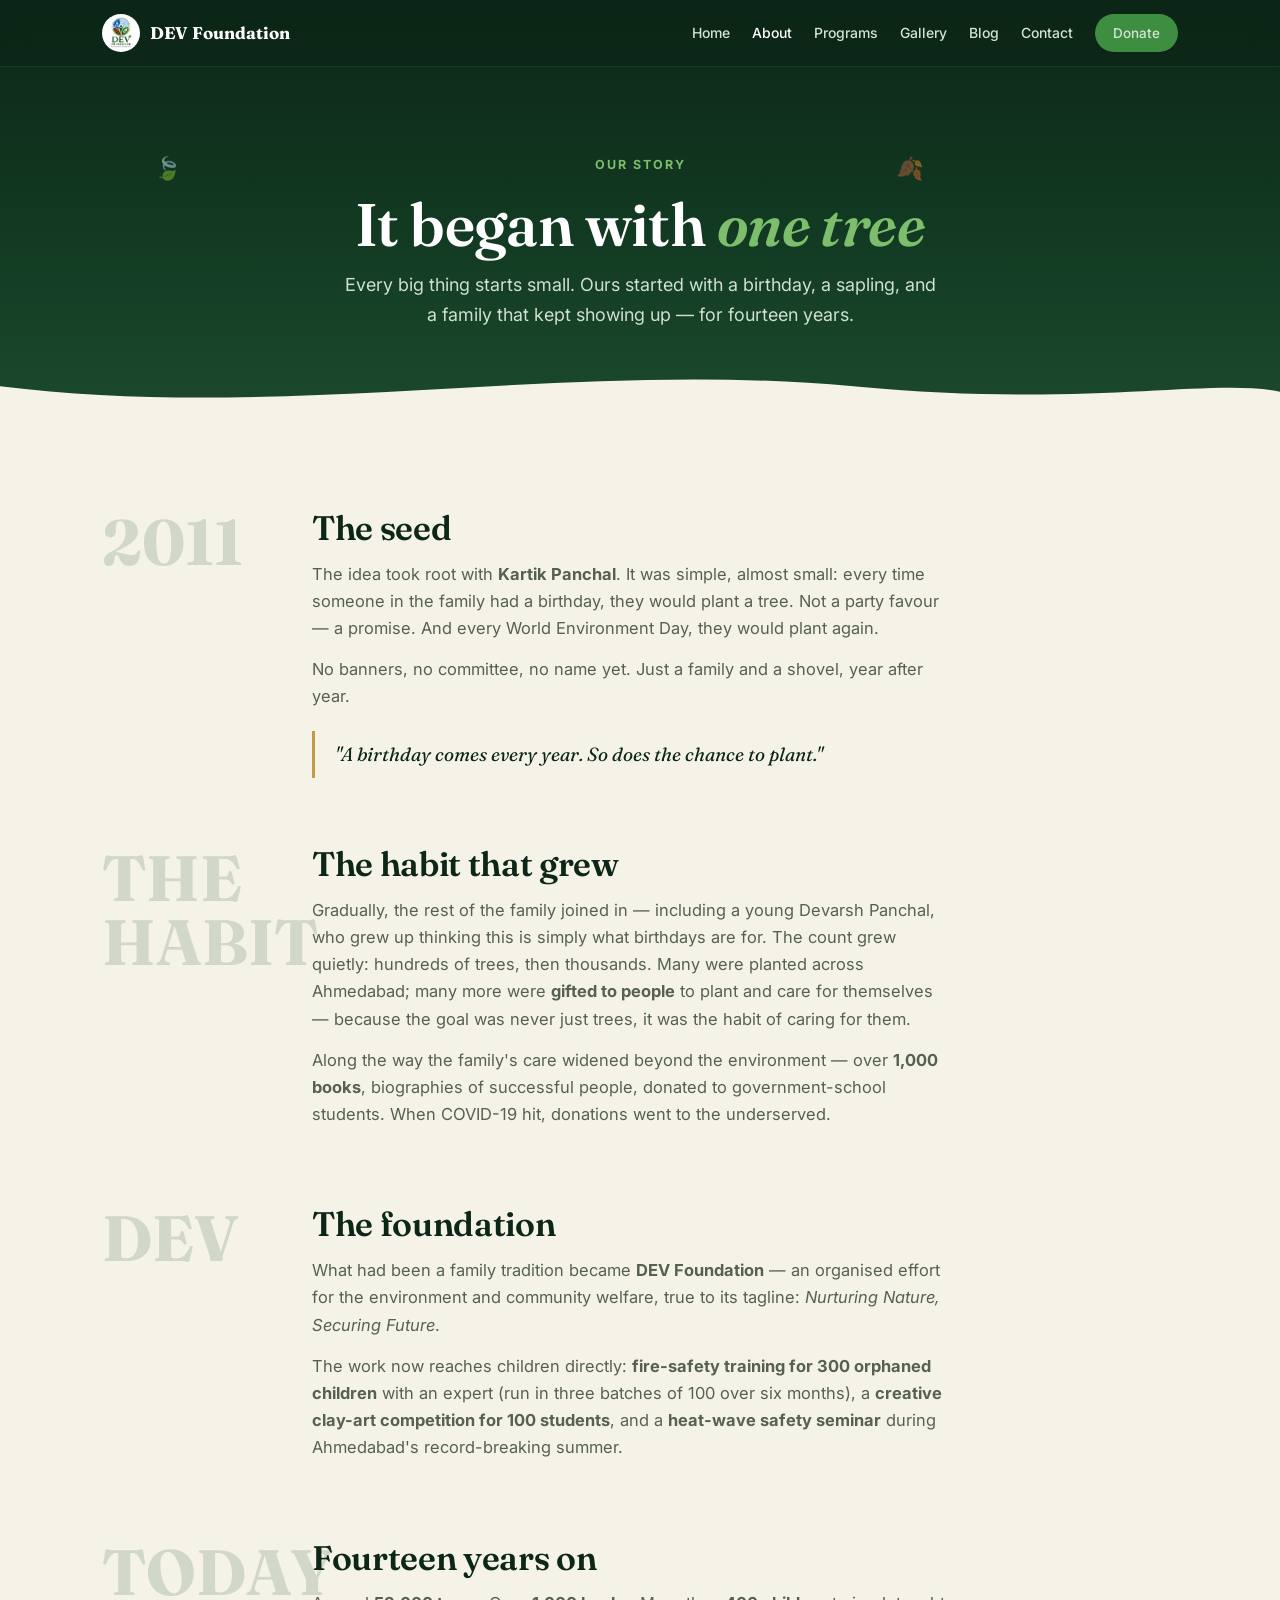
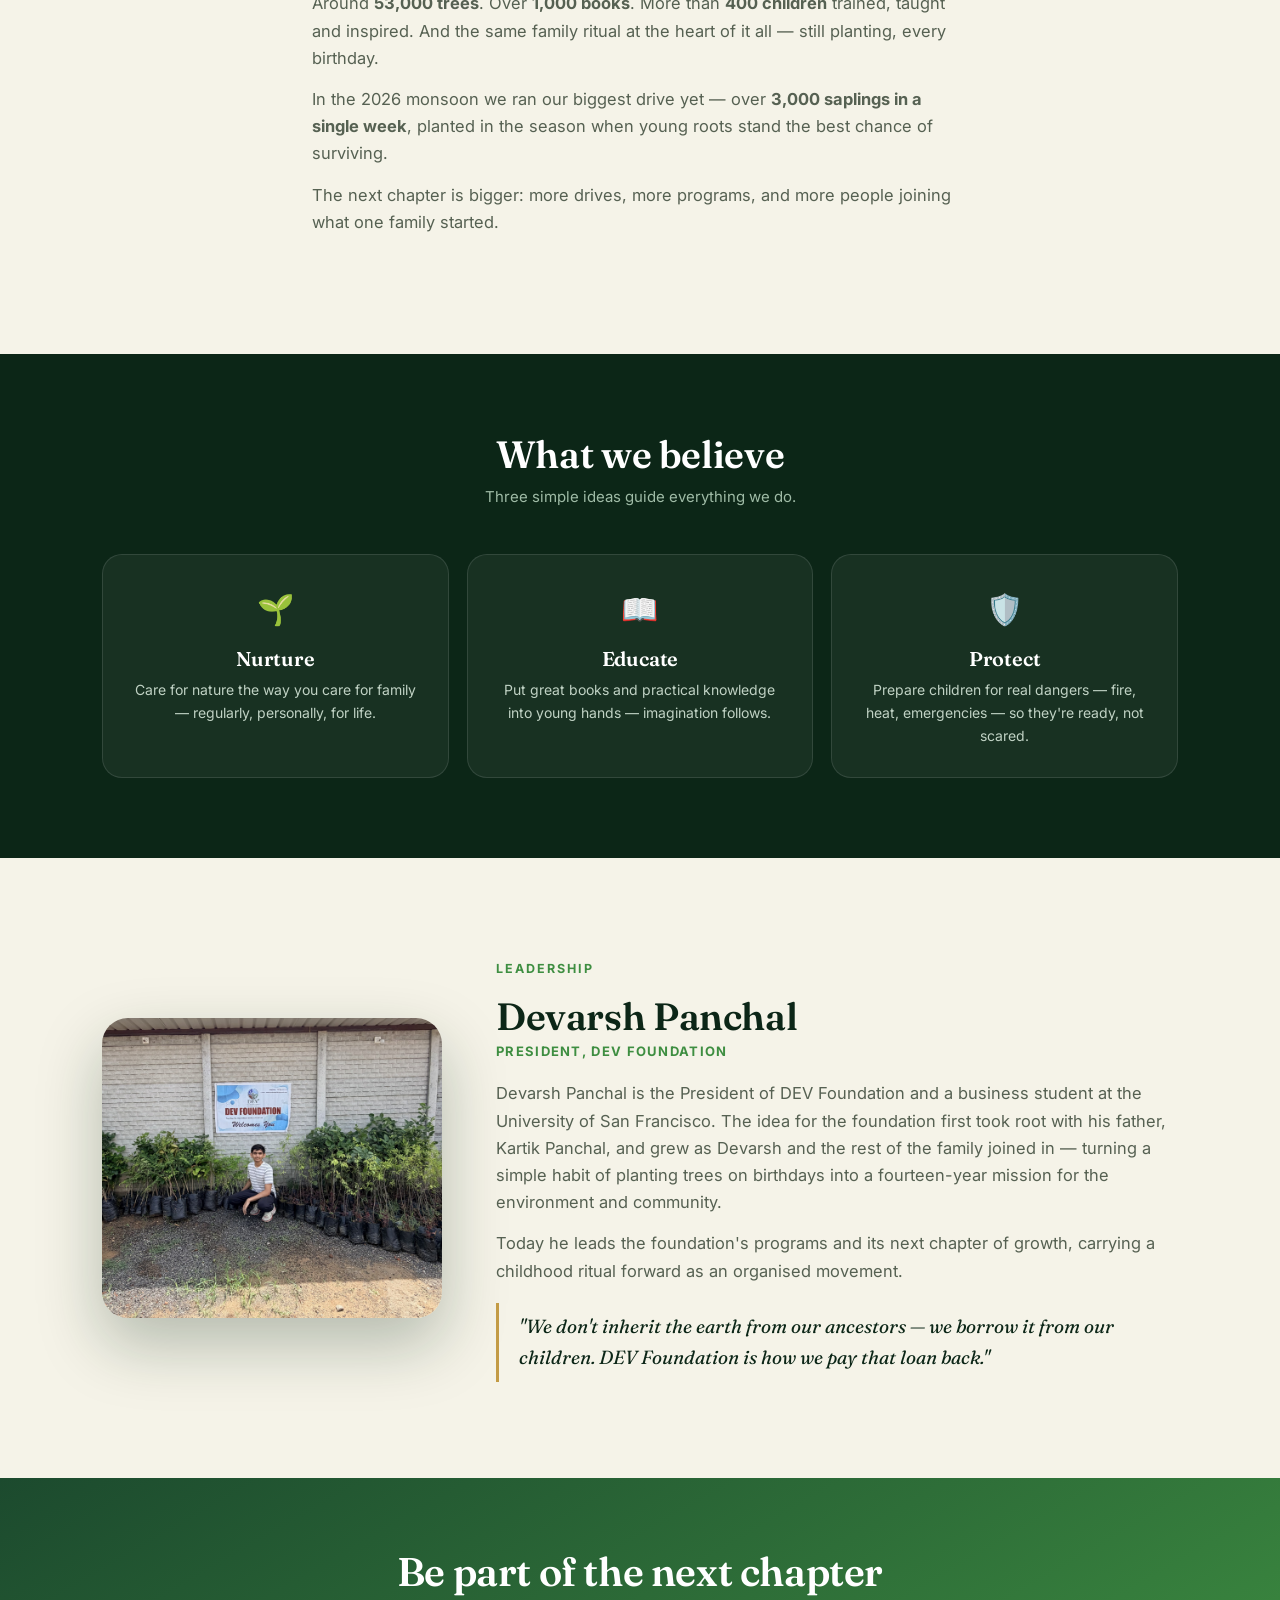
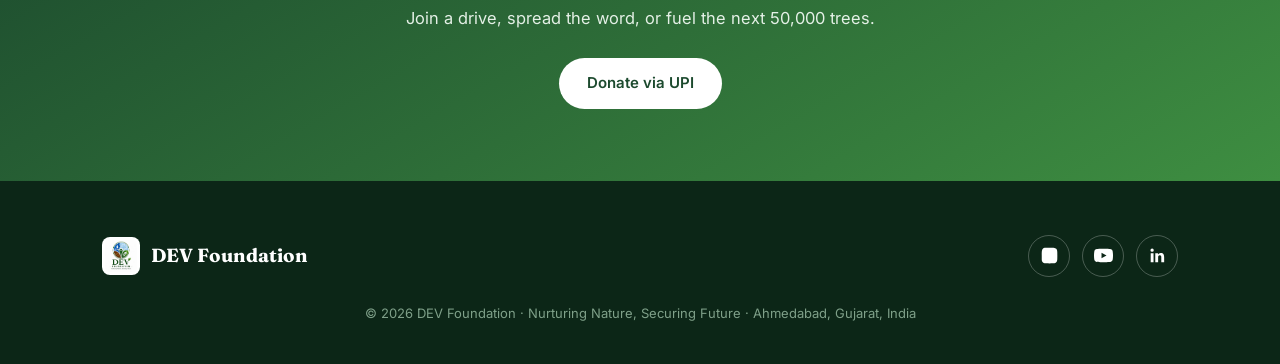
<file: about.html>
<!DOCTYPE html>
<!-- ========================================================================
     DEV FOUNDATION — about.html  (ABOUT / OUR STORY)
     • Dark forest page-hero (matches home)
     • The story in chapters: 2011 → the habit → the foundation → today
     • Values strip
     • President section — Devarsh Panchal (photo slot ready)
     HOW TO ADD YOUR PHOTO: search for  PHOTO-DEVARSH  below.
     ======================================================================== -->
<html lang="en">
<head>
  <meta charset="UTF-8">
  <meta name="viewport" content="width=device-width, initial-scale=1.0">
  <title>About Us | DEV Foundation — Environmental NGO in Ahmedabad</title>
  <meta property="og:title" content="About Us | DEV Foundation — Environmental NGO in Ahmedabad">
  <meta property="og:description" content="The story of DEV Foundation, an Ahmedabad NGO founded in 2011 by the Panchal family — from planting trees on birthdays to 53,000 trees, books, and child-safety programs across Gujarat.">
  <meta property="og:type" content="website">
  <meta property="og:url" content="https://dev-foundation.org.in/about.html">
  <meta property="og:image" content="https://dev-foundation.org.in/Images/dev-logo.png">
  <meta property="og:site_name" content="DEV Foundation">
  <link rel="canonical" href="https://dev-foundation.org.in/about.html">
  <meta name="description" content="The story of DEV Foundation, an Ahmedabad NGO founded in 2011 by the Panchal family — from planting trees on birthdays to 53,000 trees, books, and child-safety programs across Gujarat.">
  <link rel="preconnect" href="https://fonts.googleapis.com">
  <link rel="preconnect" href="https://fonts.gstatic.com" crossorigin>
  <link href="https://fonts.googleapis.com/css2?family=Fraunces:ital,opsz,wght@0,9..144,400;0,9..144,600;0,9..144,700;1,9..144,500&family=Inter:wght@400;500;600;700&display=swap" rel="stylesheet">
  <link rel="stylesheet" href="style.css">

<style>
/* SAFETY NET — guarantees the portrait and revealed sections are always visible,
   even if the scroll-reveal JavaScript fails to run. */
.rv{opacity:1 !important;transform:none !important}
.portrait{opacity:1 !important;transform:none !important;display:block !important}
.portrait img{display:block !important;width:100% !important;height:100% !important;object-fit:cover !important}
</style>
</head>
<body>

<!-- ============ NAV ============ -->
<header class="site-nav solid" id="siteNav">
  <div class="wrap nav-inner">
    <a class="nav-logo" href="index.html"><img src="Images/dev-logo.png" alt="DEV Foundation logo"> DEV Foundation</a>
    <button class="nav-burger" id="burger" aria-label="Open menu" aria-expanded="false"><span></span><span></span><span></span></button>
    <nav class="nav-menu" id="navMenu">
      <a href="index.html">Home</a>
      <a href="about.html" class="active">About</a>
      <a href="programs.html">Programs</a>
      <a href="gallery.html">Gallery</a>
      <a href="blog.html">Blog</a>
      <a href="contact.html">Contact</a>
      <a href="index.html#donate" class="btn">Donate</a>
    </nav>
  </div>
</header>

<!-- ============ PAGE HERO ============ -->
<section class="page-hero">
  <span class="leaf-float" style="left:12%;animation-duration:15s">🍃</span>
  <span class="leaf-float" style="left:70%;animation-duration:19s;animation-delay:-7s">🍂</span>
  <div class="wrap" style="position:relative;z-index:2">
    <span class="eyebrow">Our story</span>
    <h1>It began with <em>one tree</em></h1>
    <p>Every big thing starts small. Ours started with a birthday, a sapling, and a family that kept showing up — for fourteen years.</p>
  </div>
  <div class="hero-layer"><svg viewBox="0 0 1440 100" preserveAspectRatio="none"><path fill="#F5F3E8" d="M0,60 C320,100 640,30 960,60 C1220,85 1360,50 1440,66 L1440,100 L0,100 Z"/></svg></div>
</section>

<!-- ============ CHAPTERS ============ -->
<section class="chapters">
  <div class="wrap">

    <div class="chapter rv">
      <div class="ch-mark">2011</div>
      <div>
        <h2>The seed</h2>
        <p>The idea took root with <strong>Kartik Panchal</strong>. It was simple, almost small: every time someone in the family had a birthday, they would plant a tree. Not a party favour — a promise. And every World Environment Day, they would plant again.</p>
        <p>No banners, no committee, no name yet. Just a family and a shovel, year after year.</p>
        <div class="pull">"A birthday comes every year. So does the chance to plant."</div>
      </div>
    </div>

    <div class="chapter rv">
      <div class="ch-mark">THE<br>HABIT</div>
      <div>
        <h2>The habit that grew</h2>
        <p>Gradually, the rest of the family joined in — including a young Devarsh Panchal, who grew up thinking this is simply what birthdays are for. The count grew quietly: hundreds of trees, then thousands. Many were planted across Ahmedabad; many more were <strong>gifted to people</strong> to plant and care for themselves — because the goal was never just trees, it was the habit of caring for them.</p>
        <p>Along the way the family's care widened beyond the environment — over <strong>1,000 books</strong>, biographies of successful people, donated to government-school students. When COVID-19 hit, donations went to the underserved.</p>
      </div>
    </div>

    <div class="chapter rv">
      <div class="ch-mark">DEV</div>
      <div>
        <h2>The foundation</h2>
        <p>What had been a family tradition became <strong>DEV Foundation</strong> — an organised effort for the environment and community welfare, true to its tagline: <em>Nurturing Nature, Securing Future</em>.</p>
        <p>The work now reaches children directly: <strong>fire-safety training for 300 orphaned children</strong> with an expert (run in three batches of 100 over six months), a <strong>creative clay-art competition for 100 students</strong>, and a <strong>heat-wave safety seminar</strong> during Ahmedabad's record-breaking summer.</p>
      </div>
    </div>

    <div class="chapter rv">
      <div class="ch-mark">TODAY</div>
      <div>
        <h2>Fourteen years on</h2>
        <p>Around <strong>53,000 trees</strong>. Over <strong>1,000 books</strong>. More than <strong>400 children</strong> trained, taught and inspired. And the same family ritual at the heart of it all — still planting, every birthday.</p>
        <p>In the 2026 monsoon we ran our biggest drive yet — over <strong>3,000 saplings in a single week</strong>, planted in the season when young roots stand the best chance of surviving.</p>
        <p>The next chapter is bigger: more drives, more programs, and more people joining what one family started.</p>
      </div>
    </div>

  </div>
</section>

<!-- ============ VALUES ============ -->
<section class="values">
  <div class="wrap">
    <h2>What we believe</h2>
    <p class="sub">Three simple ideas guide everything we do.</p>
    <div class="vals">
      <div class="val rv"><div class="vi">🌱</div><h3>Nurture</h3><p>Care for nature the way you care for family — regularly, personally, for life.</p></div>
      <div class="val rv"><div class="vi">📖</div><h3>Educate</h3><p>Put great books and practical knowledge into young hands — imagination follows.</p></div>
      <div class="val rv"><div class="vi">🛡️</div><h3>Protect</h3><p>Prepare children for real dangers — fire, heat, emergencies — so they're ready, not scared.</p></div>
    </div>
  </div>
</section>

<!-- ============ PRESIDENT ============ -->
<section class="president">
  <div class="wrap pres-grid">
    <img src="Images/devarsh.jpg" alt="Devarsh Panchal, President of DEV Foundation" style="display:block;width:100%;max-width:340px;height:auto;margin:0 auto;border-radius:26px;box-shadow:0 26px 64px rgba(12,38,23,.28)">
    <div class="pres-body rv">
      <span class="eyebrow">Leadership</span>
      <h2>Devarsh Panchal</h2>
      <div class="role">President, DEV Foundation</div>
      <p>Devarsh Panchal is the President of DEV Foundation and a business student at the University of San Francisco. The idea for the foundation first took root with his father, Kartik Panchal, and grew as Devarsh and the rest of the family joined in — turning a simple habit of planting trees on birthdays into a fourteen-year mission for the environment and community.</p>
      <p>Today he leads the foundation's programs and its next chapter of growth, carrying a childhood ritual forward as an organised movement.</p>
      <div class="pull">"We don't inherit the earth from our ancestors — we borrow it from our children. DEV Foundation is how we pay that loan back."</div>
    </div>
  </div>
</section>

<!-- ============ CTA ============ -->
<section class="cta-band">
  <div class="wrap">
    <h2>Be part of the next chapter</h2>
    <p>Join a drive, spread the word, or fuel the next 50,000 trees.</p>
    <a href="index.html#donate" class="btn">Donate via UPI</a>
  </div>
</section>

<!-- ============ FOOTER ============ -->
<footer class="site-foot">
  <div class="wrap">
    <div class="foot-top">
      <div class="foot-logo"><img src="Images/dev-logo.png" alt="">DEV Foundation</div>
      <!-- EDIT LATER: real social links in href="" -->
      <div class="socials">
        <a href="#" aria-label="Instagram" title="Instagram"><svg viewBox="0 0 24 24"><path d="M12 2.2c3.2 0 3.6 0 4.9.1 1.2.1 1.8.2 2.2.4.6.2 1 .5 1.4.9.4.4.7.8.9 1.4.2.4.4 1 .4 2.2.1 1.3.1 1.7.1 4.9s0 3.6-.1 4.9c-.1 1.2-.2 1.8-.4 2.2-.2.6-.5 1-.9 1.4-.4.4-.8.7-1.4.9-.4.2-1 .4-2.2.4-1.3.1-1.7.1-4.9.1s-3.6 0-4.9-.1c-1.2-.1-1.8-.2-2.2-.4-.6-.2-1-.5-1.4-.9-.4-.4-.7-.8-.9-1.4-.2-.4-.4-1-.4-2.2C2.2 15.6 2.2 15.2 2.2 12s0-3.6.1-4.9c.1-1.2.2-1.8.4-2.2.2-.6.5-1 .9-1.4.4-.4.8-.7 1.4-.9.4-.2 1-.4 2.2-.4C8.4 2.2 8.8 2.2 12 2.2zm0 3.1a4.9 4.9 0 1 1 0 9.8 4.9 4.9 0 0 1 0-9.8zm6.2-.2a1.1 1.1 0 1 1-2.3 0 1.1 1.1 0 0 1 2.3 0zM12 7.1a3.2 3.2 0 1 0 0 6.4 3.2 3.2 0 0 0 0-6.4z"/></svg></a>
        <a href="#" aria-label="YouTube" title="YouTube"><svg viewBox="0 0 24 24"><path d="M23.5 6.2a3 3 0 0 0-2.1-2.1C19.5 3.5 12 3.5 12 3.5s-7.5 0-9.4.6A3 3 0 0 0 .5 6.2 31 31 0 0 0 0 12a31 31 0 0 0 .5 5.8 3 3 0 0 0 2.1 2.1c1.9.6 9.4.6 9.4.6s7.5 0 9.4-.6a3 3 0 0 0 2.1-2.1A31 31 0 0 0 24 12a31 31 0 0 0-.5-5.8zM9.5 15.5v-7l6.3 3.5-6.3 3.5z"/></svg></a>
        <a href="#" aria-label="LinkedIn" title="LinkedIn"><svg viewBox="0 0 24 24"><path d="M20.4 20.4h-3.6v-5.6c0-1.3 0-3-1.9-3s-2.1 1.4-2.1 2.9v5.7H9.2V9h3.4v1.6h.1c.5-.9 1.7-1.9 3.4-1.9 3.6 0 4.3 2.4 4.3 5.5v6.2zM5.2 7.4a2.1 2.1 0 1 1 0-4.2 2.1 2.1 0 0 1 0 4.2zM7 20.4H3.4V9H7v11.4z"/></svg></a>
      </div>
    </div>
    <p class="foot-fine">© 2026 DEV Foundation · Nurturing Nature, Securing Future · Ahmedabad, Gujarat, India</p>
  </div>
</footer>

<script>
/* mobile menu */
var burger=document.getElementById('burger'),menu=document.getElementById('navMenu');
burger.addEventListener('click',function(){var o=menu.classList.toggle('open');burger.setAttribute('aria-expanded',o);});
menu.querySelectorAll('a').forEach(function(a){a.addEventListener('click',function(){menu.classList.remove('open');});});

/* scroll reveal */
var obs=new IntersectionObserver(function(es){
  es.forEach(function(e){if(e.isIntersecting){e.target.classList.add('in');obs.unobserve(e.target);}});
},{threshold:.15});
document.querySelectorAll('.rv').forEach(function(el){obs.observe(el);});
</script>
</body>
</html>
</file>
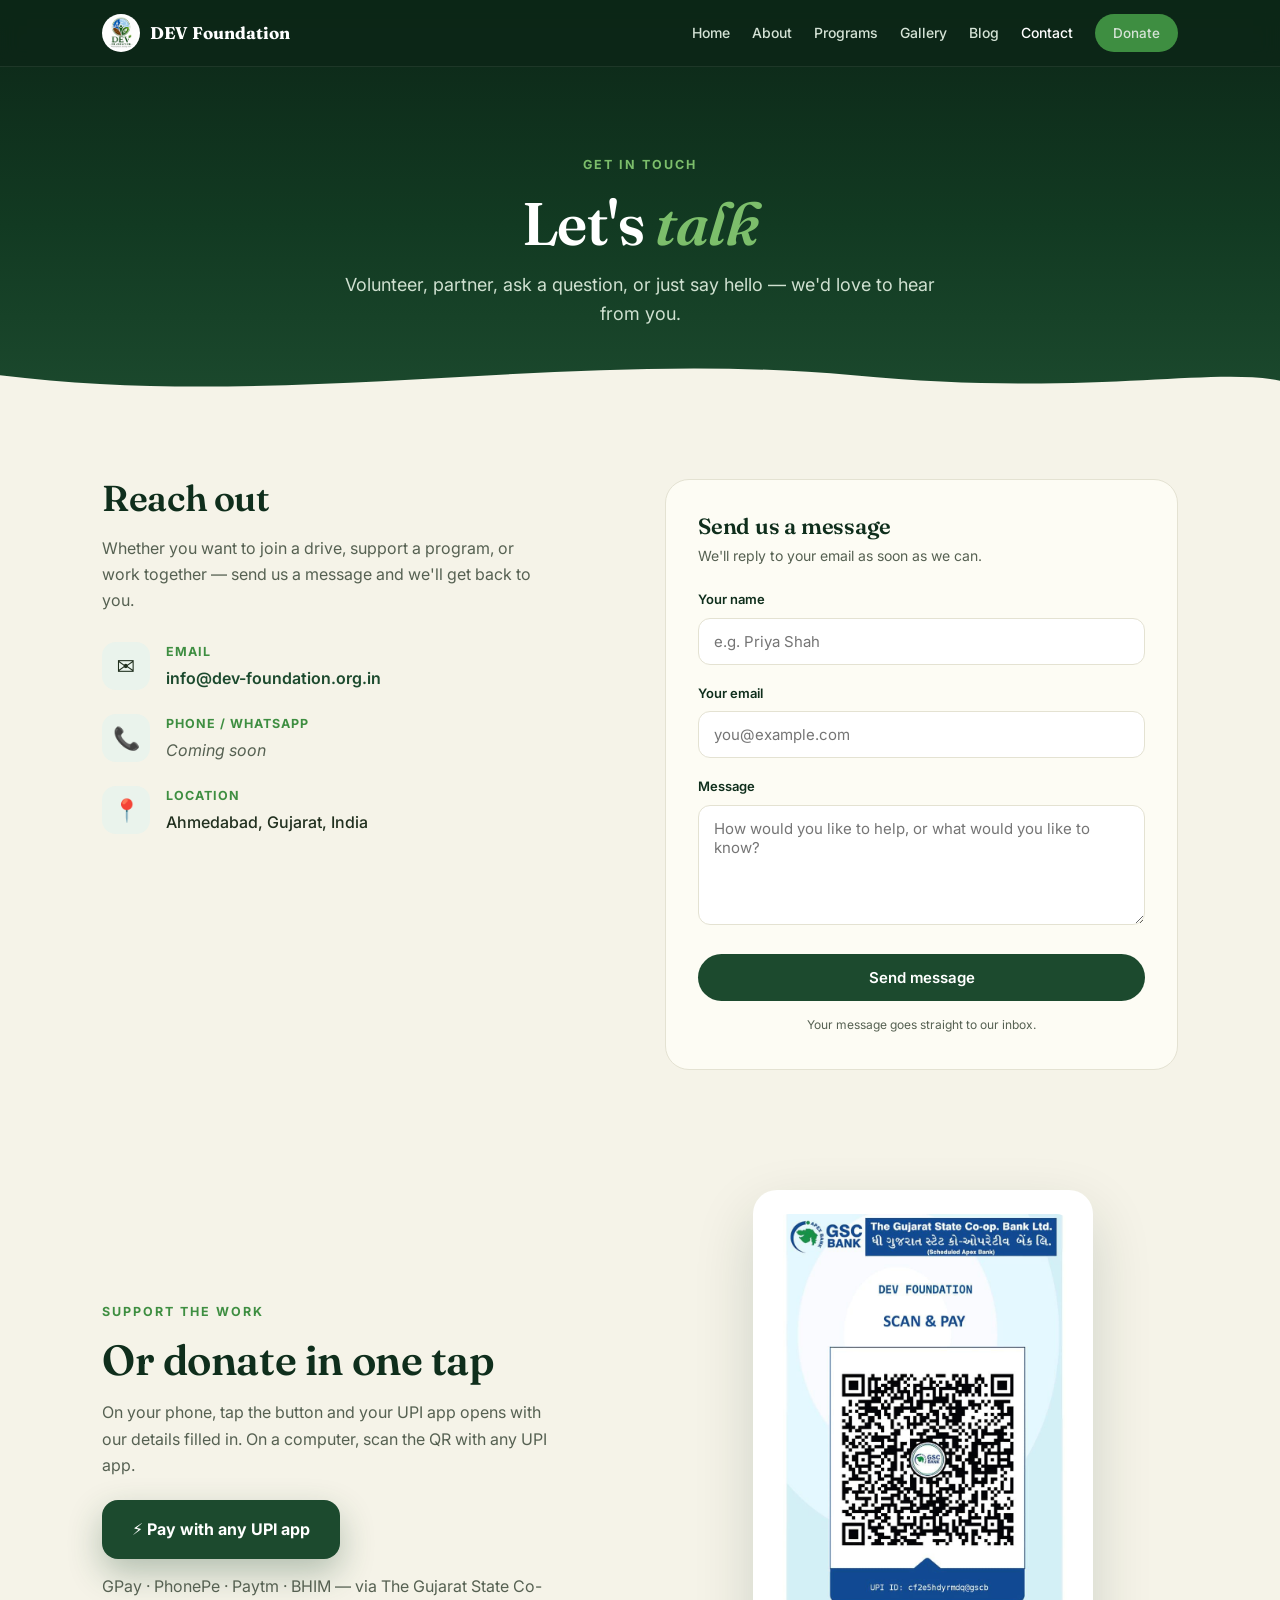
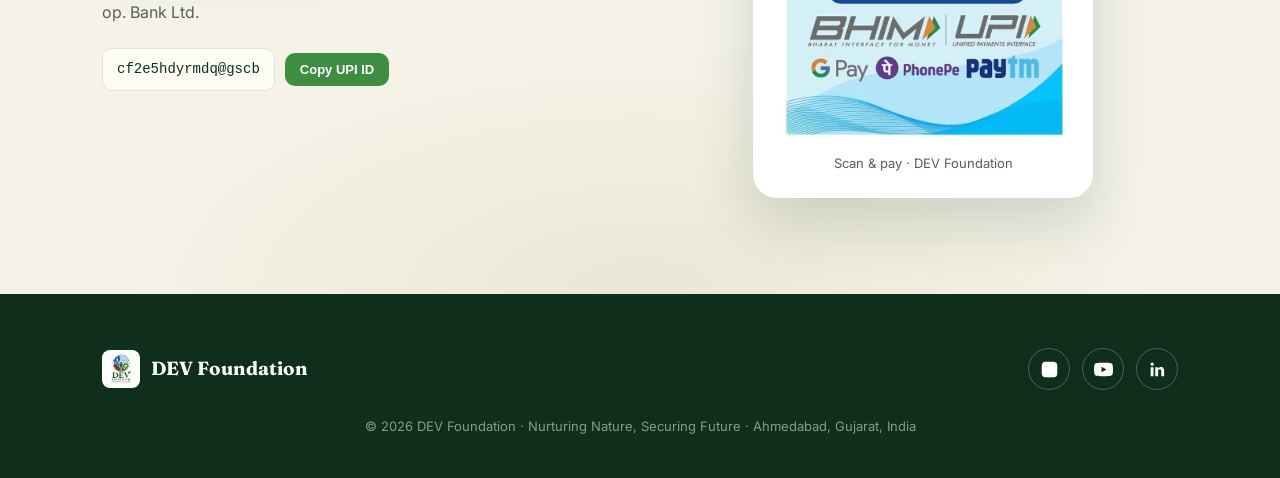
<file: contact.html>
<!DOCTYPE html>
<!-- ========================================================================
     DEV FOUNDATION - contact.html  (CONTACT + DONATE)
     Self-contained. Upload just this ONE file.
     • Working contact form via Netlify Forms (emails you automatically)
     • Email shown: info@dev-foundation.org.in
     • Phone & social = clearly-marked placeholders to fill in later
     • Donate section (QR + UPI tap-to-pay)
     PLACEHOLDERS TO UPDATE LATER: search  ADD-LATER
     ======================================================================== -->
<html lang="en">
<head>
<meta charset="UTF-8">
<meta name="viewport" content="width=device-width, initial-scale=1.0">
<title>Contact & Donate | DEV Foundation NGO, Ahmedabad, Gujarat</title>
  <meta property="og:title" content="Contact & Donate | DEV Foundation NGO, Ahmedabad, Gujarat">
  <meta property="og:description" content="Get in touch with DEV Foundation, an environmental NGO in Ahmedabad, Gujarat. Volunteer, partner with us, or donate securely via UPI.">
  <meta property="og:type" content="website">
  <meta property="og:url" content="https://dev-foundation.org.in/contact.html">
  <meta property="og:image" content="https://dev-foundation.org.in/Images/dev-logo.png">
  <meta property="og:site_name" content="DEV Foundation">
  <link rel="canonical" href="https://dev-foundation.org.in/contact.html">
<meta name="description" content="Get in touch with DEV Foundation, an environmental NGO in Ahmedabad, Gujarat. Volunteer, partner with us, or donate securely via UPI.">
<link rel="preconnect" href="https://fonts.googleapis.com">
<link rel="preconnect" href="https://fonts.gstatic.com" crossorigin>
<link href="https://fonts.googleapis.com/css2?family=Fraunces:ital,opsz,wght@0,9..144,400;0,9..144,600;0,9..144,700;1,9..144,500&family=Inter:wght@400;500;600;700&display=swap" rel="stylesheet">
<style>
:root{
  --paper:#F5F3E8;--paper-2:#FDFCF4;--forest:#1C4A2E;--forest-deep:#0F2E1C;
  --leaf:#3E8E41;--leaf-soft:#7CBE6B;--sky:#4A7FA5;--earth:#8A5A34;
  --gold:#C39B45;--ink:#21301F;--muted:#566152;--line:#E4E2D2;
}
*{box-sizing:border-box;margin:0;padding:0}
html{scroll-behavior:smooth}
body{font-family:'Inter',system-ui,sans-serif;background:var(--paper);color:var(--ink);line-height:1.65;-webkit-font-smoothing:antialiased;overflow-x:hidden}
h1,h2,h3{font-family:'Fraunces',Georgia,serif;font-weight:600;line-height:1.1;letter-spacing:-.01em}
a{color:inherit;text-decoration:none}img{max-width:100%;display:block}
.wrap{max-width:1120px;margin:0 auto;padding:0 22px}
.eyebrow{display:inline-block;font-size:12.5px;font-weight:700;letter-spacing:.16em;text-transform:uppercase;color:var(--leaf);margin-bottom:14px}
.btn{display:inline-block;background:var(--forest);color:#fff;padding:14px 30px;border-radius:100px;font-weight:600;font-size:15px;border:none;cursor:pointer;transition:.25s;font-family:inherit}
.btn:hover{background:var(--forest-deep);transform:translateY(-2px)}

/* NAV */
header.site-nav{position:fixed;inset:0 0 auto 0;z-index:60;background:rgba(12,38,23,.92);backdrop-filter:blur(10px);border-bottom:1px solid rgba(255,255,255,.08)}
.nav-inner{display:flex;align-items:center;justify-content:space-between;height:66px}
.nav-logo{display:flex;align-items:center;gap:10px;font-family:'Fraunces',serif;font-weight:700;font-size:17px;color:#fff}
.nav-logo img{width:38px;height:38px;object-fit:contain;background:#fff;border-radius:50%;padding:2px}
.nav-menu{display:flex;gap:22px;align-items:center}
.nav-menu a{font-size:14px;font-weight:500;color:#D5E3D6;transition:color .2s}
.nav-menu a:hover,.nav-menu a.active{color:#fff}
.nav-menu .btn{padding:8px 18px;font-size:13.5px;background:var(--leaf)}
.nav-burger{display:none;flex-direction:column;gap:5px;background:none;border:none;cursor:pointer;padding:6px}
.nav-burger span{width:24px;height:2.5px;background:#fff;border-radius:2px}
@media(max-width:900px){.nav-burger{display:flex}
  .nav-menu{position:fixed;top:66px;right:0;left:0;background:rgba(12,38,23,.98);flex-direction:column;padding:24px;gap:18px;transform:translateY(-135%);transition:transform .35s ease}
  .nav-menu.open{transform:translateY(0)}.nav-menu a{font-size:17px}}

/* PAGE HERO */
.page-hero{position:relative;padding:150px 0 80px;text-align:center;color:#fff;overflow:hidden;background:linear-gradient(180deg,#0C2617 0%,#123A22 55%,#1C4A2E 100%)}
.page-hero h1{font-size:clamp(36px,6vw,60px);margin-bottom:14px}
.page-hero h1 em{font-style:italic;color:var(--leaf-soft)}
.page-hero .eyebrow{color:var(--leaf-soft)}
.page-hero p{color:#CFE0D0;max-width:600px;margin:0 auto;font-size:clamp(15.5px,2vw,18px)}
.page-hero .wave{position:absolute;left:0;right:0;bottom:-2px;line-height:0}
.page-hero .wave svg{width:100%;height:auto;display:block}

/* CONTACT AREA */
.contact{padding:70px 0 40px}
.c-grid{display:grid;grid-template-columns:1fr 1fr;gap:50px;align-items:start}
@media(max-width:860px){.c-grid{grid-template-columns:1fr;gap:40px}}
.c-info h2{font-size:clamp(26px,3.4vw,36px);color:var(--forest-deep);margin-bottom:16px}
.c-info>p{color:var(--muted);font-size:16px;margin-bottom:28px;max-width:440px}
.c-item{display:flex;gap:16px;align-items:flex-start;margin-bottom:22px}
.c-item .ic{width:48px;height:48px;flex-shrink:0;border-radius:14px;background:#EAF3EC;display:flex;align-items:center;justify-content:center;font-size:22px}
.c-item .lbl{font-size:12.5px;font-weight:700;letter-spacing:.08em;text-transform:uppercase;color:var(--leaf);margin-bottom:3px}
.c-item .val{font-size:16px;color:var(--ink);font-weight:500;word-break:break-word}
.c-item .val a{color:var(--forest);font-weight:600}
.c-item .val.soon{color:var(--muted);font-style:italic;font-weight:400}

/* FORM */
.c-form{background:var(--paper-2);border:1px solid var(--line);border-radius:24px;padding:34px 32px}
.c-form h3{font-size:22px;color:var(--forest-deep);margin-bottom:6px}
.c-form .sub{color:var(--muted);font-size:14px;margin-bottom:22px}
.field{margin-bottom:18px}
.field label{display:block;font-size:13px;font-weight:600;color:var(--forest-deep);margin-bottom:7px}
.field input,.field textarea{width:100%;padding:13px 15px;border:1.5px solid var(--line);border-radius:12px;font-size:15px;font-family:inherit;background:#fff;color:var(--ink);transition:border-color .2s}
.field input:focus,.field textarea:focus{outline:none;border-color:var(--leaf)}
.field textarea{resize:vertical;min-height:120px}
.c-form .btn{width:100%;margin-top:4px}
.form-note{font-size:12px;color:var(--muted);margin-top:14px;text-align:center}

/* DONATE */
.donate{padding:80px 0 96px;background:radial-gradient(900px 420px at 50% 100%,#EAE7D6 0%,var(--paper) 60%)}
.don-grid{display:grid;grid-template-columns:1fr 1fr;gap:56px;align-items:center}
@media(max-width:860px){.don-grid{grid-template-columns:1fr;gap:40px}}
.don-copy h2{font-size:clamp(28px,4vw,42px);color:var(--forest-deep);margin-bottom:16px}
.don-copy p{color:var(--muted);font-size:16px;margin-bottom:22px;max-width:460px}
.upi-btn{display:inline-flex;align-items:center;gap:10px;background:var(--forest);color:#fff;font-weight:700;font-size:16px;padding:16px 30px;border-radius:16px;box-shadow:0 14px 34px rgba(28,74,46,.3);transition:.22s;margin-bottom:14px}
.upi-btn:hover{transform:translateY(-3px)}
.upi-note{font-size:12.5px;color:var(--muted);max-width:420px}
.upi-row{display:flex;align-items:center;gap:10px;margin-top:16px;flex-wrap:wrap}
.upi-id{font-family:ui-monospace,Menlo,monospace;font-size:14px;background:var(--paper-2);padding:9px 14px;border-radius:10px;border:1px solid var(--line);color:var(--forest-deep)}
.copy-btn{background:var(--leaf);color:#fff;border:none;padding:9px 15px;border-radius:10px;font-size:13px;font-weight:700;cursor:pointer;transition:.2s}
.copy-btn:hover{background:var(--forest)}
.qr-card{background:#fff;border-radius:24px;padding:24px;max-width:340px;margin:0 auto;box-shadow:0 24px 60px rgba(15,46,28,.16)}
.qr-card img{border-radius:12px}
.qr-card .cap{text-align:center;font-size:13px;color:var(--muted);margin-top:12px}

/* FOOTER */
footer.site-foot{background:var(--forest-deep);color:#B7C9BB;padding:54px 0 40px}
.foot-top{display:flex;justify-content:space-between;align-items:center;gap:24px;flex-wrap:wrap}
.foot-logo{display:flex;align-items:center;gap:11px;color:#fff;font-family:'Fraunces',serif;font-weight:700;font-size:19px}
.foot-logo img{width:38px;height:38px;object-fit:contain;background:#fff;border-radius:8px;padding:3px}
.socials{display:flex;gap:12px}
.socials a{width:42px;height:42px;border-radius:50%;border:1px solid rgba(255,255,255,.25);display:flex;align-items:center;justify-content:center;transition:.2s}
.socials a:hover{background:rgba(255,255,255,.13);transform:translateY(-3px)}
.socials svg{width:19px;height:19px;fill:#fff}
.foot-fine{margin-top:26px;font-size:13px;text-align:center;color:#7FA089}
</style>
</head>
<body>

<header class="site-nav">
  <div class="wrap nav-inner">
    <a class="nav-logo" href="index.html"><img src="Images/dev-logo.png" alt="DEV Foundation logo"> DEV Foundation</a>
    <button class="nav-burger" id="burger" aria-label="Menu"><span></span><span></span><span></span></button>
    <nav class="nav-menu" id="navMenu">
      <a href="index.html">Home</a>
      <a href="about.html">About</a>
      <a href="programs.html">Programs</a>
      <a href="gallery.html">Gallery</a>
      <a href="blog.html">Blog</a>
      <a href="contact.html" class="active">Contact</a>
      <a href="#donate" class="btn">Donate</a>
    </nav>
  </div>
</header>

<section class="page-hero">
  <div class="wrap" style="position:relative;z-index:2">
    <span class="eyebrow">Get in touch</span>
    <h1>Let's <em>talk</em></h1>
    <p>Volunteer, partner, ask a question, or just say hello — we'd love to hear from you.</p>
  </div>
  <div class="wave"><svg viewBox="0 0 1440 100" preserveAspectRatio="none"><path fill="#F5F3E8" d="M0,60 C320,100 640,30 960,60 C1220,85 1360,50 1440,66 L1440,100 L0,100 Z"/></svg></div>
</section>

<section class="contact">
  <div class="wrap c-grid">

    <!-- LEFT: info -->
    <div class="c-info">
      <h2>Reach out</h2>
      <p>Whether you want to join a drive, support a program, or work together — send us a message and we'll get back to you.</p>

      <div class="c-item">
        <div class="ic">✉️</div>
        <div>
          <div class="lbl">Email</div>
          <div class="val"><a href="mailto:info@dev-foundation.org.in">info@dev-foundation.org.in</a></div>
        </div>
      </div>

      <!-- ADD-LATER: replace the "coming soon" text with your real number, e.g.
           <div class="val"><a href="tel:+919000000000">+91 90000 00000</a></div> -->
      <div class="c-item">
        <div class="ic">📞</div>
        <div>
          <div class="lbl">Phone / WhatsApp</div>
          <div class="val soon">Coming soon</div>
        </div>
      </div>

      <div class="c-item">
        <div class="ic">📍</div>
        <div>
          <div class="lbl">Location</div>
          <div class="val">Ahmedabad, Gujarat, India</div>
        </div>
      </div>
    </div>

    <!-- RIGHT: Netlify form -->
    <div class="c-form">
      <h3>Send us a message</h3>
      <p class="sub">We'll reply to your email as soon as we can.</p>

      <!-- Netlify Forms: the data-netlify attribute makes it work automatically once deployed -->
      <form name="contact" method="POST" data-netlify="true" netlify-honeypot="bot-field">
        <input type="hidden" name="form-name" value="contact">
        <p style="display:none"><label>Don't fill this out: <input name="bot-field"></label></p>

        <div class="field">
          <label for="name">Your name</label>
          <input type="text" id="name" name="name" required placeholder="e.g. Priya Shah">
        </div>
        <div class="field">
          <label for="email">Your email</label>
          <input type="email" id="email" name="email" required placeholder="you@example.com">
        </div>
        <div class="field">
          <label for="message">Message</label>
          <textarea id="message" name="message" required placeholder="How would you like to help, or what would you like to know?"></textarea>
        </div>
        <button type="submit" class="btn">Send message</button>
        <p class="form-note">Your message goes straight to our inbox.</p>
      </form>
    </div>

  </div>
</section>

<!-- DONATE -->
<section class="donate" id="donate">
  <div class="wrap don-grid">
    <div class="don-copy">
      <span class="eyebrow">Support the work</span>
      <h2>Or donate in one tap</h2>
      <p>On your phone, tap the button and your UPI app opens with our details filled in. On a computer, scan the QR with any UPI app.</p>
      <a class="upi-btn" href="upi://pay?pa=cf2e5hdyrmdq@gscb&pn=DEV%20FOUNDATION&cu=INR">⚡ Pay with any UPI app</a>
      <p class="upi-note">GPay · PhonePe · Paytm · BHIM — via The Gujarat State Co-op. Bank Ltd.</p>
      <div class="upi-row">
        <span class="upi-id" id="devUpi">cf2e5hdyrmdq@gscb</span>
        <button class="copy-btn" id="copyBtn">Copy UPI ID</button>
      </div>
    </div>
    <div class="qr-card">
      <img src="Images/dev-qr.png" alt="DEV Foundation UPI donation QR code">
      <p class="cap">Scan &amp; pay · DEV Foundation</p>
    </div>
  </div>
</section>

<footer class="site-foot">
  <div class="wrap">
    <div class="foot-top">
      <div class="foot-logo"><img src="Images/dev-logo.png" alt="">DEV Foundation</div>
      <!-- ADD-LATER: paste real social links into href="" -->
      <div class="socials">
        <a href="#" aria-label="Instagram"><svg viewBox="0 0 24 24"><path d="M12 2.2c3.2 0 3.6 0 4.9.1 1.2.1 1.8.2 2.2.4.6.2 1 .5 1.4.9.4.4.7.8.9 1.4.2.4.4 1 .4 2.2.1 1.3.1 1.7.1 4.9s0 3.6-.1 4.9c-.1 1.2-.2 1.8-.4 2.2-.2.6-.5 1-.9 1.4-.4.4-.8.7-1.4.9-.4.2-1 .4-2.2.4-1.3.1-1.7.1-4.9.1s-3.6 0-4.9-.1c-1.2-.1-1.8-.2-2.2-.4-.6-.2-1-.5-1.4-.9-.4-.4-.7-.8-.9-1.4-.2-.4-.4-1-.4-2.2C2.2 15.6 2.2 15.2 2.2 12s0-3.6.1-4.9c.1-1.2.2-1.8.4-2.2.2-.6.5-1 .9-1.4.4-.4.8-.7 1.4-.9.4-.2 1-.4 2.2-.4C8.4 2.2 8.8 2.2 12 2.2zm0 3.1a4.9 4.9 0 1 1 0 9.8 4.9 4.9 0 0 1 0-9.8zm6.2-.2a1.1 1.1 0 1 1-2.3 0 1.1 1.1 0 0 1 2.3 0zM12 7.1a3.2 3.2 0 1 0 0 6.4 3.2 3.2 0 0 0 0-6.4z"/></svg></a>
        <a href="#" aria-label="YouTube"><svg viewBox="0 0 24 24"><path d="M23.5 6.2a3 3 0 0 0-2.1-2.1C19.5 3.5 12 3.5 12 3.5s-7.5 0-9.4.6A3 3 0 0 0 .5 6.2 31 31 0 0 0 0 12a31 31 0 0 0 .5 5.8 3 3 0 0 0 2.1 2.1c1.9.6 9.4.6 9.4.6s7.5 0 9.4-.6a3 3 0 0 0 2.1-2.1A31 31 0 0 0 24 12a31 31 0 0 0-.5-5.8zM9.5 15.5v-7l6.3 3.5-6.3 3.5z"/></svg></a>
        <a href="#" aria-label="LinkedIn"><svg viewBox="0 0 24 24"><path d="M20.4 20.4h-3.6v-5.6c0-1.3 0-3-1.9-3s-2.1 1.4-2.1 2.9v5.7H9.2V9h3.4v1.6h.1c.5-.9 1.7-1.9 3.4-1.9 3.6 0 4.3 2.4 4.3 5.5v6.2zM5.2 7.4a2.1 2.1 0 1 1 0-4.2 2.1 2.1 0 0 1 0 4.2zM7 20.4H3.4V9H7v11.4z"/></svg></a>
      </div>
    </div>
    <p class="foot-fine">© 2026 DEV Foundation · Nurturing Nature, Securing Future · Ahmedabad, Gujarat, India</p>
  </div>
</footer>

<script>
var burger=document.getElementById('burger'),menu=document.getElementById('navMenu');
burger.addEventListener('click',function(){menu.classList.toggle('open');});
menu.querySelectorAll('a').forEach(function(a){a.addEventListener('click',function(){menu.classList.remove('open');});});
document.querySelectorAll('a[href^="#"]').forEach(function(a){
  a.addEventListener('click',function(e){var id=a.getAttribute('href');if(id.length<2)return;var t=document.querySelector(id);if(!t)return;e.preventDefault();window.scrollTo({top:t.getBoundingClientRect().top+window.pageYOffset-56,behavior:'smooth'});});
});
document.getElementById('copyBtn').addEventListener('click',function(){
  var b=this;navigator.clipboard.writeText(document.getElementById('devUpi').innerText).then(function(){var o=b.innerText;b.innerText='Copied!';setTimeout(function(){b.innerText=o;},1600);});
});
</script>
</body>
</html>
</file>
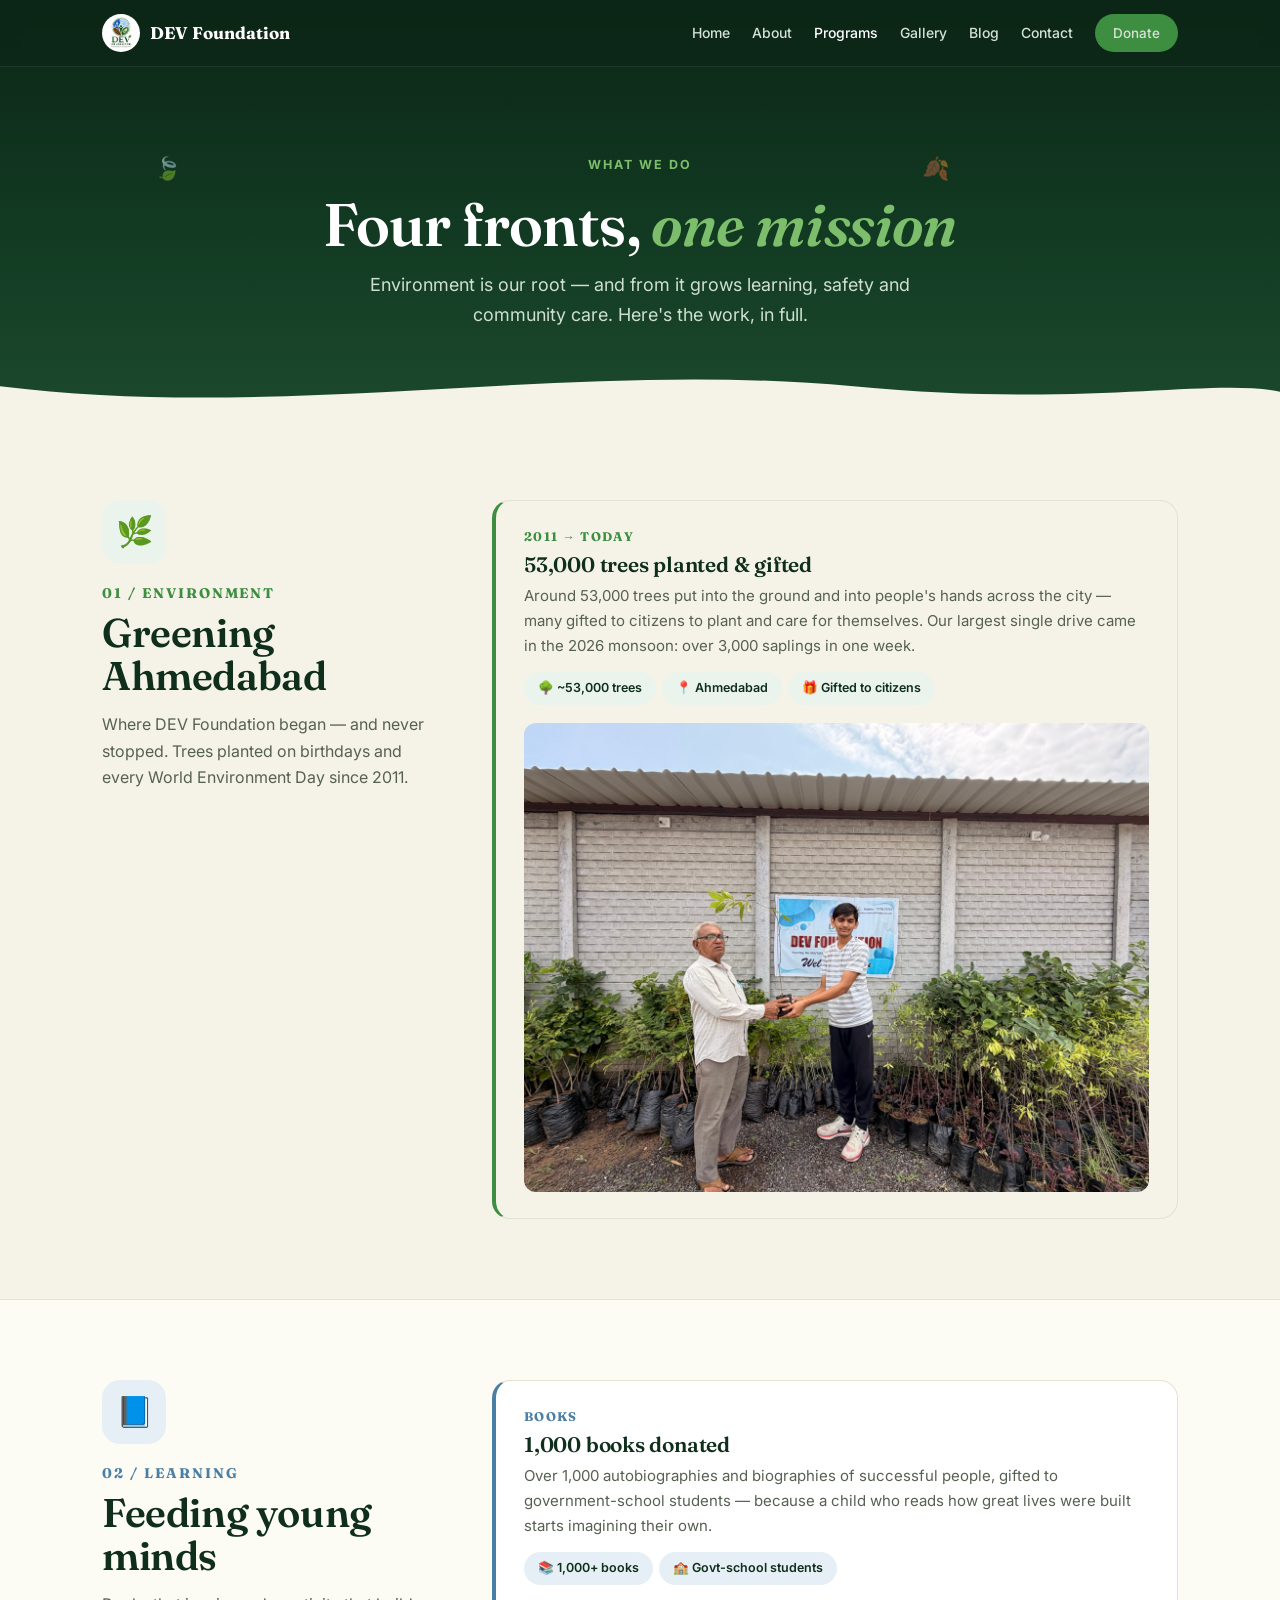
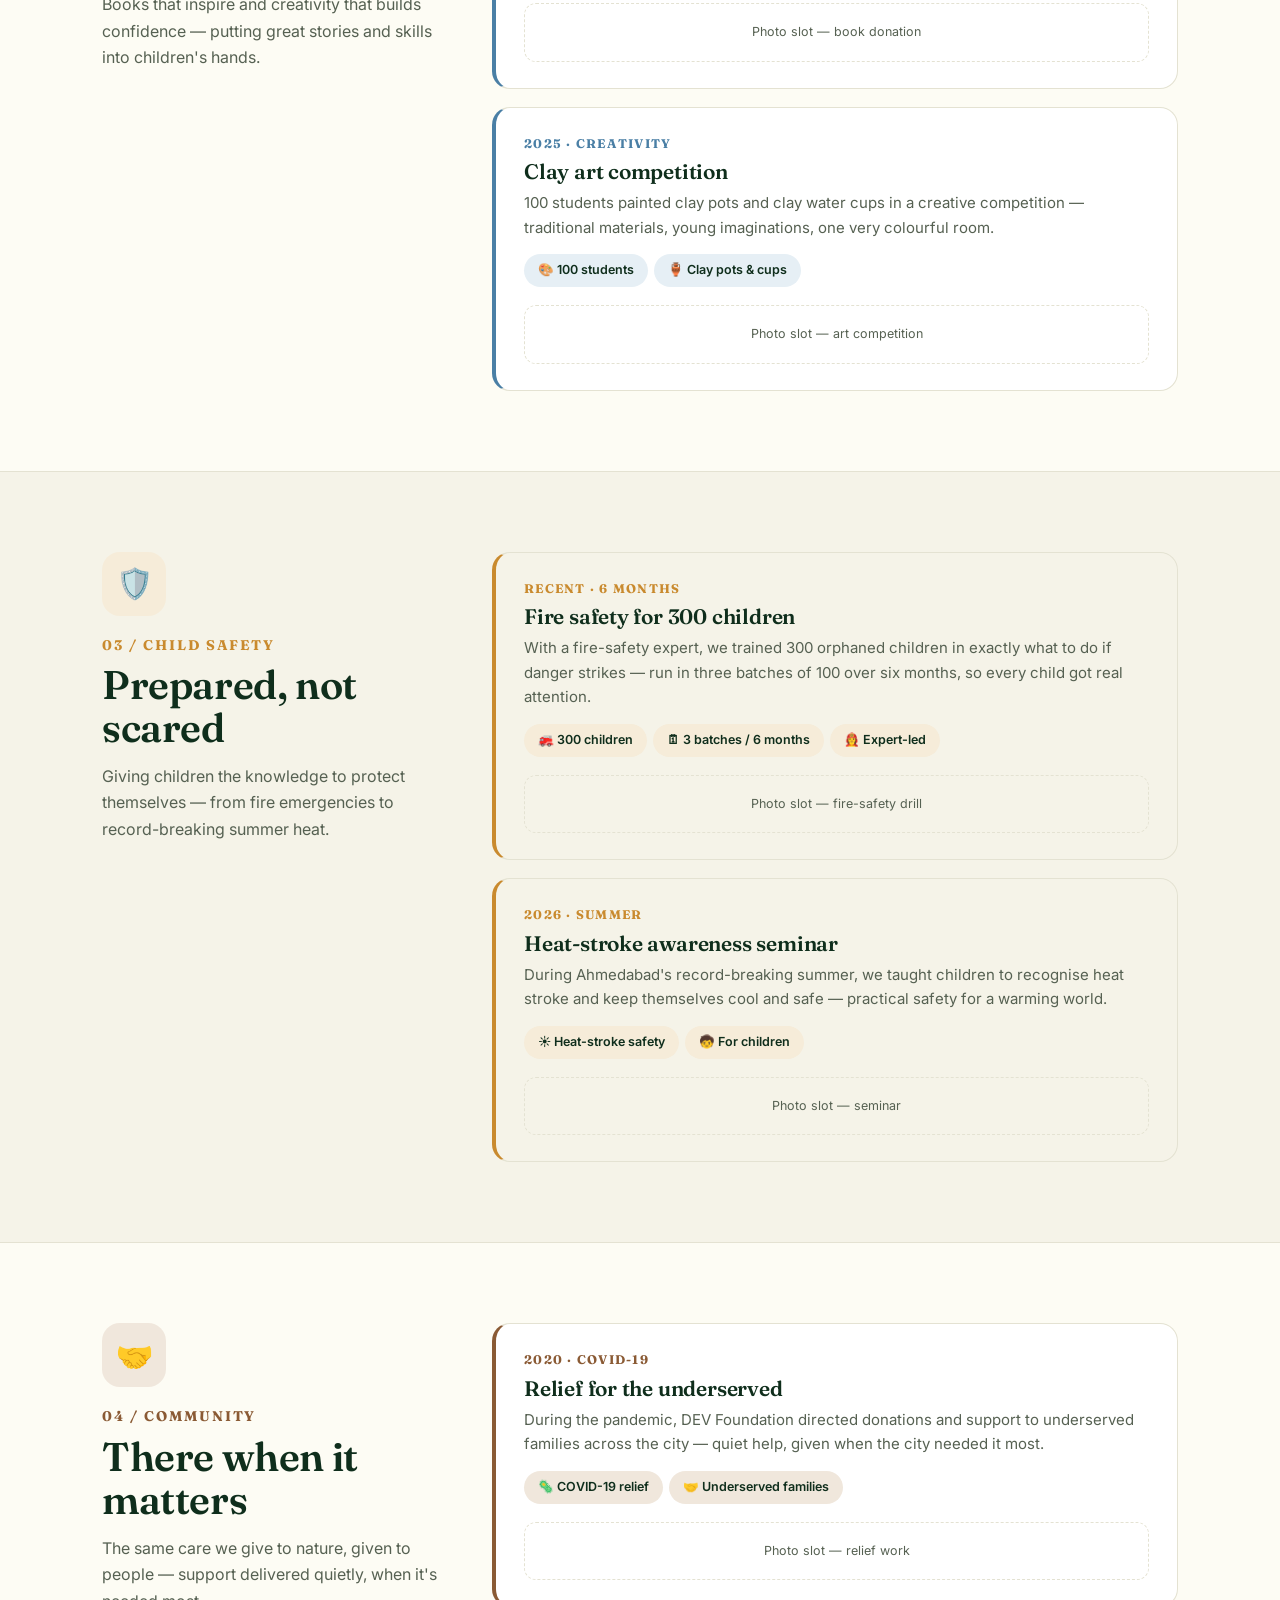
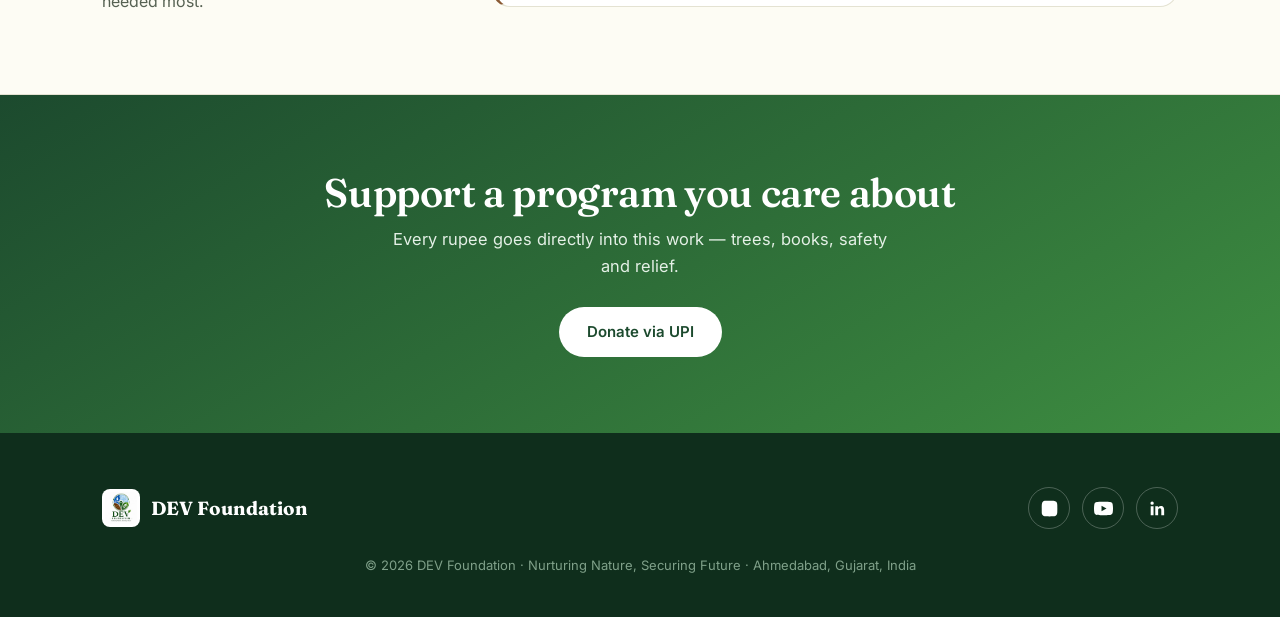
<file: programs.html>
<!DOCTYPE html>
<!-- ========================================================================
     DEV FOUNDATION - programs.html  (PROGRAMS)
     Self-contained page (all styles inside). Upload just this ONE file.
     Reuses images/dev-logo.png from your images folder.
     HOW TO EDIT: search for  EDIT:  to change any wording.
     ======================================================================== -->
<html lang="en">
<head>
<meta charset="UTF-8">
<meta name="viewport" content="width=device-width, initial-scale=1.0">
<title>Our Programs | Tree Plantation & Child Safety NGO in Ahmedabad</title>
  <meta property="og:title" content="Our Programs | Tree Plantation & Child Safety NGO in Ahmedabad">
  <meta property="og:description" content="DEV Foundation's programs in Ahmedabad — tree plantation, book donation to government schools, fire-safety training for children, heat-wave awareness, and community welfare.">
  <meta property="og:type" content="website">
  <meta property="og:url" content="https://dev-foundation.org.in/programs.html">
  <meta property="og:image" content="https://dev-foundation.org.in/Images/dev-logo.png">
  <meta property="og:site_name" content="DEV Foundation">
  <link rel="canonical" href="https://dev-foundation.org.in/programs.html">
<meta name="description" content="DEV Foundation's programs in Ahmedabad — tree plantation, book donation to government schools, fire-safety training for children, heat-wave awareness, and community welfare.">
<link rel="preconnect" href="https://fonts.googleapis.com">
<link rel="preconnect" href="https://fonts.gstatic.com" crossorigin>
<link href="https://fonts.googleapis.com/css2?family=Fraunces:ital,opsz,wght@0,9..144,400;0,9..144,600;0,9..144,700;1,9..144,500&family=Inter:wght@400;500;600;700&display=swap" rel="stylesheet">
<style>
:root{
  --paper:#F5F3E8;--paper-2:#FDFCF4;--forest:#1C4A2E;--forest-deep:#0F2E1C;
  --leaf:#3E8E41;--leaf-soft:#7CBE6B;--sky:#4A7FA5;--amber:#C98A2E;--earth:#8A5A34;
  --gold:#C39B45;--ink:#21301F;--muted:#566152;--line:#E4E2D2;
}
*{box-sizing:border-box;margin:0;padding:0}
html{scroll-behavior:smooth}
body{font-family:'Inter',system-ui,sans-serif;background:var(--paper);color:var(--ink);line-height:1.65;-webkit-font-smoothing:antialiased;overflow-x:hidden}
h1,h2,h3,h4{font-family:'Fraunces',Georgia,serif;font-weight:600;line-height:1.08;letter-spacing:-.01em}
a{color:inherit;text-decoration:none}img{max-width:100%;display:block}
.wrap{max-width:1120px;margin:0 auto;padding:0 22px}
.eyebrow{display:inline-block;font-size:12.5px;font-weight:700;letter-spacing:.16em;text-transform:uppercase;color:var(--leaf-soft);margin-bottom:16px}
.btn{display:inline-block;background:var(--forest);color:#fff;padding:13px 28px;border-radius:100px;font-weight:600;font-size:15px;transition:background .25s,transform .25s,box-shadow .25s}
.btn:hover{background:var(--forest-deep);transform:translateY(-2px);box-shadow:0 12px 26px rgba(28,74,46,.28)}
.rv{opacity:0;transform:translateY(24px);transition:opacity .7s ease,transform .7s ease}
.rv.in{opacity:1;transform:none}

/* NAV */
header.site-nav{position:fixed;inset:0 0 auto 0;z-index:60;background:rgba(12,38,23,.92);backdrop-filter:blur(10px);border-bottom:1px solid rgba(255,255,255,.08)}
.nav-inner{display:flex;align-items:center;justify-content:space-between;height:66px}
.nav-logo{display:flex;align-items:center;gap:10px;font-family:'Fraunces',serif;font-weight:700;font-size:17px;color:#fff}
.nav-logo img{width:38px;height:38px;object-fit:contain;background:#fff;border-radius:50%;padding:2px}
.nav-menu{display:flex;gap:22px;align-items:center}
.nav-menu a{font-size:14px;font-weight:500;color:#D5E3D6;transition:color .2s}
.nav-menu a:hover,.nav-menu a.active{color:#fff}
.nav-menu .btn{padding:8px 18px;font-size:13.5px;background:var(--leaf)}
.nav-burger{display:none;flex-direction:column;gap:5px;background:none;border:none;cursor:pointer;padding:6px}
.nav-burger span{width:24px;height:2.5px;background:#fff;border-radius:2px}
@media(max-width:900px){.nav-burger{display:flex}
  .nav-menu{position:fixed;top:66px;right:0;left:0;background:rgba(12,38,23,.98);flex-direction:column;padding:24px;gap:18px;transform:translateY(-135%);transition:transform .35s ease}
  .nav-menu.open{transform:translateY(0)}.nav-menu a{font-size:17px}}

/* PAGE HERO */
.page-hero{position:relative;padding:150px 0 90px;text-align:center;color:#fff;overflow:hidden;background:linear-gradient(180deg,#0C2617 0%,#123A22 55%,#1C4A2E 100%)}
.page-hero h1{font-size:clamp(36px,6vw,60px);margin-bottom:14px}
.page-hero h1 em{font-style:italic;color:var(--leaf-soft)}
.page-hero p{color:#CFE0D0;max-width:600px;margin:0 auto;font-size:clamp(15.5px,2vw,18px)}
.page-hero .wave{position:absolute;left:0;right:0;bottom:-2px;line-height:0}
.page-hero .wave svg{width:100%;height:auto;display:block}
.leaf-float{position:absolute;font-size:22px;opacity:.5;animation:fall linear infinite;z-index:1}
@keyframes fall{0%{transform:translateY(-8vh) rotate(0)}100%{transform:translateY(60vh) rotate(320deg)}}

/* PROGRAM SECTIONS */
.prog{padding:80px 0}
.prog:nth-child(even){background:var(--paper-2);border-block:1px solid var(--line)}
.prog-grid{display:grid;grid-template-columns:340px 1fr;gap:50px;align-items:start}
@media(max-width:820px){.prog-grid{grid-template-columns:1fr;gap:28px}}
.prog-side{position:sticky;top:96px}
@media(max-width:820px){.prog-side{position:static}}
.prog-badge{width:64px;height:64px;border-radius:18px;display:flex;align-items:center;justify-content:center;font-size:30px;margin-bottom:18px;background:var(--acc-soft)}
.prog-side .no{font-family:'Fraunces',serif;font-size:14px;font-weight:700;letter-spacing:.14em;color:var(--acc)}
.prog-side h2{font-size:clamp(28px,3.6vw,40px);color:var(--forest-deep);margin:6px 0 14px}
.prog-side p{color:var(--muted);font-size:16px}
.proj-cards{display:grid;gap:18px}
.proj{background:var(--paper);border:1px solid var(--line);border-left:4px solid var(--acc);border-radius:18px;padding:26px 28px;transition:transform .22s,box-shadow .22s}
.prog:nth-child(even) .proj{background:#fff}
.proj:hover{transform:translateY(-4px);box-shadow:0 16px 36px rgba(28,74,46,.1)}
.proj .yr{font-family:'Fraunces',serif;font-size:12.5px;font-weight:700;letter-spacing:.1em;color:var(--acc)}
.proj h3{font-size:21px;color:var(--forest-deep);margin:6px 0 8px}
.proj p{color:var(--muted);font-size:15px;margin-bottom:14px}
.proj .chip{display:inline-block;background:var(--acc-soft);color:var(--forest-deep);font-weight:600;font-size:12.5px;border-radius:100px;padding:6px 14px;margin:0 6px 6px 0}
.proj .photo-slot{margin-top:12px;border:1.5px dashed var(--line);border-radius:12px;padding:18px;text-align:center;font-size:12.5px;color:var(--muted)}

/* CTA */
.cta-band{background:linear-gradient(150deg,var(--forest),var(--leaf));color:#fff;padding:76px 0;text-align:center}
.cta-band h2{color:#fff;font-size:clamp(26px,3.8vw,40px);margin-bottom:12px}
.cta-band p{color:#E4F0E6;max-width:520px;margin:0 auto 26px;font-size:16.5px}
.cta-band .btn{background:#fff;color:var(--forest)}
.cta-band .btn:hover{background:var(--paper)}

/* FOOTER */
footer.site-foot{background:var(--forest-deep);color:#B7C9BB;padding:54px 0 40px}
.foot-top{display:flex;justify-content:space-between;align-items:center;gap:24px;flex-wrap:wrap}
.foot-logo{display:flex;align-items:center;gap:11px;color:#fff;font-family:'Fraunces',serif;font-weight:700;font-size:19px}
.foot-logo img{width:38px;height:38px;object-fit:contain;background:#fff;border-radius:8px;padding:3px}
.socials{display:flex;gap:12px}
.socials a{width:42px;height:42px;border-radius:50%;border:1px solid rgba(255,255,255,.25);display:flex;align-items:center;justify-content:center;transition:.2s}
.socials a:hover{background:rgba(255,255,255,.13);transform:translateY(-3px)}
.socials svg{width:19px;height:19px;fill:#fff}
.foot-fine{margin-top:26px;font-size:13px;text-align:center;color:#7FA089}
@media(prefers-reduced-motion:reduce){*{animation:none!important;transition:none!important}.rv{opacity:1;transform:none}}
</style>
</head>
<body>

<header class="site-nav">
  <div class="wrap nav-inner">
    <a class="nav-logo" href="index.html"><img src="Images/dev-logo.png" alt="DEV Foundation logo"> DEV Foundation</a>
    <button class="nav-burger" id="burger" aria-label="Menu"><span></span><span></span><span></span></button>
    <nav class="nav-menu" id="navMenu">
      <a href="index.html">Home</a>
      <a href="about.html">About</a>
      <a href="programs.html" class="active">Programs</a>
      <a href="gallery.html">Gallery</a>
      <a href="blog.html">Blog</a>
      <a href="contact.html">Contact</a>
      <a href="index.html#donate" class="btn">Donate</a>
    </nav>
  </div>
</header>

<section class="page-hero">
  <span class="leaf-float" style="left:12%;animation-duration:15s">🍃</span>
  <span class="leaf-float" style="left:72%;animation-duration:19s;animation-delay:-7s">🍂</span>
  <div class="wrap" style="position:relative;z-index:2">
    <span class="eyebrow">What we do</span>
    <!-- EDIT: page heading -->
    <h1>Four fronts, <em>one mission</em></h1>
    <p>Environment is our root — and from it grows learning, safety and community care. Here's the work, in full.</p>
  </div>
  <div class="wave"><svg viewBox="0 0 1440 100" preserveAspectRatio="none"><path fill="#F5F3E8" d="M0,60 C320,100 640,30 960,60 C1220,85 1360,50 1440,66 L1440,100 L0,100 Z"/></svg></div>
</section>

<!-- ENVIRONMENT -->
<section class="prog" style="--acc:#3E8E41;--acc-soft:#EAF3EC">
  <div class="wrap prog-grid">
    <div class="prog-side rv">
      <div class="prog-badge">🌿</div>
      <div class="no">01 / ENVIRONMENT</div>
      <h2>Greening Ahmedabad</h2>
      <p>Where DEV Foundation began — and never stopped. Trees planted on birthdays and every World Environment Day since 2011.</p>
    </div>
    <div class="proj-cards">
      <div class="proj rv">
        <div class="yr">2011 → TODAY</div>
        <h3>53,000 trees planted &amp; gifted</h3>
        <p>Around 53,000 trees put into the ground and into people's hands across the city — many gifted to citizens to plant and care for themselves. Our largest single drive came in the 2026 monsoon: over 3,000 saplings in one week.</p>
        <span class="chip">🌳 ~53,000 trees</span><span class="chip">📍 Ahmedabad</span><span class="chip">🎁 Gifted to citizens</span>
        <img src="Images/plantation-2.jpg" alt="Monsoon tree plantation drive in Ahmedabad" loading="lazy" style="border-radius:12px;margin-top:12px">
      </div>
    </div>
  </div>
</section>

<!-- LEARNING -->
<section class="prog" style="--acc:#4A7FA5;--acc-soft:#E6EFF5">
  <div class="wrap prog-grid">
    <div class="prog-side rv">
      <div class="prog-badge">📘</div>
      <div class="no">02 / LEARNING</div>
      <h2>Feeding young minds</h2>
      <p>Books that inspire and creativity that builds confidence — putting great stories and skills into children's hands.</p>
    </div>
    <div class="proj-cards">
      <div class="proj rv">
        <div class="yr">BOOKS</div>
        <h3>1,000 books donated</h3>
        <p>Over 1,000 autobiographies and biographies of successful people, gifted to government-school students — because a child who reads how great lives were built starts imagining their own.</p>
        <span class="chip">📚 1,000+ books</span><span class="chip">🏫 Govt-school students</span>
        <div class="photo-slot">Photo slot — book donation</div>
      </div>
      <div class="proj rv">
        <div class="yr">2025 · CREATIVITY</div>
        <h3>Clay art competition</h3>
        <p>100 students painted clay pots and clay water cups in a creative competition — traditional materials, young imaginations, one very colourful room.</p>
        <span class="chip">🎨 100 students</span><span class="chip">🏺 Clay pots &amp; cups</span>
        <div class="photo-slot">Photo slot — art competition</div>
      </div>
    </div>
  </div>
</section>

<!-- CHILD SAFETY -->
<section class="prog" style="--acc:#C98A2E;--acc-soft:#F6ECD9">
  <div class="wrap prog-grid">
    <div class="prog-side rv">
      <div class="prog-badge">🛡️</div>
      <div class="no">03 / CHILD SAFETY</div>
      <h2>Prepared, not scared</h2>
      <p>Giving children the knowledge to protect themselves — from fire emergencies to record-breaking summer heat.</p>
    </div>
    <div class="proj-cards">
      <div class="proj rv">
        <div class="yr">RECENT · 6 MONTHS</div>
        <h3>Fire safety for 300 children</h3>
        <p>With a fire-safety expert, we trained 300 orphaned children in exactly what to do if danger strikes — run in three batches of 100 over six months, so every child got real attention.</p>
        <span class="chip">🚒 300 children</span><span class="chip">🗓 3 batches / 6 months</span><span class="chip">👩‍🚒 Expert-led</span>
        <div class="photo-slot">Photo slot — fire-safety drill</div>
      </div>
      <div class="proj rv">
        <div class="yr">2026 · SUMMER</div>
        <h3>Heat-stroke awareness seminar</h3>
        <p>During Ahmedabad's record-breaking summer, we taught children to recognise heat stroke and keep themselves cool and safe — practical safety for a warming world.</p>
        <span class="chip">☀️ Heat-stroke safety</span><span class="chip">🧒 For children</span>
        <div class="photo-slot">Photo slot — seminar</div>
      </div>
    </div>
  </div>
</section>

<!-- COMMUNITY -->
<section class="prog" style="--acc:#8A5A34;--acc-soft:#F0E7DC">
  <div class="wrap prog-grid">
    <div class="prog-side rv">
      <div class="prog-badge">🤝</div>
      <div class="no">04 / COMMUNITY</div>
      <h2>There when it matters</h2>
      <p>The same care we give to nature, given to people — support delivered quietly, when it's needed most.</p>
    </div>
    <div class="proj-cards">
      <div class="proj rv">
        <div class="yr">2020 · COVID-19</div>
        <h3>Relief for the underserved</h3>
        <p>During the pandemic, DEV Foundation directed donations and support to underserved families across the city — quiet help, given when the city needed it most.</p>
        <span class="chip">🦠 COVID-19 relief</span><span class="chip">🤝 Underserved families</span>
        <div class="photo-slot">Photo slot — relief work</div>
      </div>
    </div>
  </div>
</section>

<section class="cta-band">
  <div class="wrap">
    <h2>Support a program you care about</h2>
    <p>Every rupee goes directly into this work — trees, books, safety and relief.</p>
    <a href="index.html#donate" class="btn">Donate via UPI</a>
  </div>
</section>

<footer class="site-foot">
  <div class="wrap">
    <div class="foot-top">
      <div class="foot-logo"><img src="Images/dev-logo.png" alt="">DEV Foundation</div>
      <div class="socials">
        <a href="#" aria-label="Instagram"><svg viewBox="0 0 24 24"><path d="M12 2.2c3.2 0 3.6 0 4.9.1 1.2.1 1.8.2 2.2.4.6.2 1 .5 1.4.9.4.4.7.8.9 1.4.2.4.4 1 .4 2.2.1 1.3.1 1.7.1 4.9s0 3.6-.1 4.9c-.1 1.2-.2 1.8-.4 2.2-.2.6-.5 1-.9 1.4-.4.4-.8.7-1.4.9-.4.2-1 .4-2.2.4-1.3.1-1.7.1-4.9.1s-3.6 0-4.9-.1c-1.2-.1-1.8-.2-2.2-.4-.6-.2-1-.5-1.4-.9-.4-.4-.7-.8-.9-1.4-.2-.4-.4-1-.4-2.2C2.2 15.6 2.2 15.2 2.2 12s0-3.6.1-4.9c.1-1.2.2-1.8.4-2.2.2-.6.5-1 .9-1.4.4-.4.8-.7 1.4-.9.4-.2 1-.4 2.2-.4C8.4 2.2 8.8 2.2 12 2.2zm0 3.1a4.9 4.9 0 1 1 0 9.8 4.9 4.9 0 0 1 0-9.8zm6.2-.2a1.1 1.1 0 1 1-2.3 0 1.1 1.1 0 0 1 2.3 0zM12 7.1a3.2 3.2 0 1 0 0 6.4 3.2 3.2 0 0 0 0-6.4z"/></svg></a>
        <a href="#" aria-label="YouTube"><svg viewBox="0 0 24 24"><path d="M23.5 6.2a3 3 0 0 0-2.1-2.1C19.5 3.5 12 3.5 12 3.5s-7.5 0-9.4.6A3 3 0 0 0 .5 6.2 31 31 0 0 0 0 12a31 31 0 0 0 .5 5.8 3 3 0 0 0 2.1 2.1c1.9.6 9.4.6 9.4.6s7.5 0 9.4-.6a3 3 0 0 0 2.1-2.1A31 31 0 0 0 24 12a31 31 0 0 0-.5-5.8zM9.5 15.5v-7l6.3 3.5-6.3 3.5z"/></svg></a>
        <a href="#" aria-label="LinkedIn"><svg viewBox="0 0 24 24"><path d="M20.4 20.4h-3.6v-5.6c0-1.3 0-3-1.9-3s-2.1 1.4-2.1 2.9v5.7H9.2V9h3.4v1.6h.1c.5-.9 1.7-1.9 3.4-1.9 3.6 0 4.3 2.4 4.3 5.5v6.2zM5.2 7.4a2.1 2.1 0 1 1 0-4.2 2.1 2.1 0 0 1 0 4.2zM7 20.4H3.4V9H7v11.4z"/></svg></a>
      </div>
    </div>
    <p class="foot-fine">© 2026 DEV Foundation · Nurturing Nature, Securing Future · Ahmedabad, Gujarat, India</p>
  </div>
</footer>

<script>
var burger=document.getElementById('burger'),menu=document.getElementById('navMenu');
burger.addEventListener('click',function(){menu.classList.toggle('open');});
menu.querySelectorAll('a').forEach(function(a){a.addEventListener('click',function(){menu.classList.remove('open');});});
var obs=new IntersectionObserver(function(es){es.forEach(function(e){if(e.isIntersecting){e.target.classList.add('in');obs.unobserve(e.target);}});},{threshold:.14});
document.querySelectorAll('.rv').forEach(function(el){obs.observe(el);});
</script>
</body>
</html>
</file>
<file: style.css>
/* ==========================================================================
   DEV FOUNDATION — style.css  (v3 "The Giving Tree")
   One file styles every page. Colours live at the top; sections below.
   ========================================================================== */

/* ---- 1. Colours & type tokens ---- */
:root{
  --paper:#F5F3E8;
  --paper-2:#FDFCF4;
  --forest:#1C4A2E;
  --forest-deep:#0C2617;
  --leaf:#3E8E41;
  --leaf-soft:#7CBE6B;
  --sky:#4A7FA5;
  --earth:#8A5A34;
  --gold:#C39B45;
  --ink:#21301F;
  --muted:#566152;
  --line:#E2E0CE;
}
*{box-sizing:border-box;margin:0;padding:0}
html{scroll-behavior:smooth}
body{font-family:'Inter',system-ui,sans-serif;background:var(--paper);color:var(--ink);line-height:1.65;-webkit-font-smoothing:antialiased;overflow-x:hidden}
h1,h2,h3,h4{font-family:'Fraunces',Georgia,serif;font-weight:600;line-height:1.08;letter-spacing:-.01em}
a{color:inherit;text-decoration:none}
img{max-width:100%;display:block}
.wrap{max-width:1120px;margin:0 auto;padding:0 22px}
.eyebrow{display:inline-block;font-size:12.5px;font-weight:700;letter-spacing:.16em;text-transform:uppercase;color:var(--leaf);margin-bottom:16px}
.btn{display:inline-flex;align-items:center;gap:9px;background:var(--forest);color:#fff;padding:13px 28px;border-radius:100px;font-weight:600;font-size:15px;border:none;cursor:pointer;transition:background .25s,transform .25s,box-shadow .25s}
.btn:hover{background:var(--forest-deep);transform:translateY(-2px);box-shadow:0 12px 26px rgba(28,74,46,.28)}
.btn.ghost{background:transparent;color:#fff;border:1.5px solid rgba(255,255,255,.6)}
.btn.ghost:hover{background:rgba(255,255,255,.14);box-shadow:none}
.rv{opacity:0;transform:translateY(24px);transition:opacity .7s ease,transform .7s ease}
.rv.in{opacity:1;transform:none}

/* ---- 2. Navigation ---- */
header.site-nav{position:fixed;top:0;left:0;right:0;z-index:60;background:rgba(12,38,23,.55);backdrop-filter:blur(12px);border-bottom:1px solid rgba(255,255,255,.08);transition:background .3s}
header.site-nav.solid{background:rgba(12,38,23,.92)}
.nav-inner{display:flex;align-items:center;justify-content:space-between;height:66px}
.nav-logo{display:flex;align-items:center;gap:10px;font-family:'Fraunces',serif;font-weight:700;font-size:17px;color:#fff}
.nav-logo img{width:38px;height:38px;object-fit:contain;background:#fff;border-radius:50%;padding:2px}
.nav-menu{display:flex;gap:22px;align-items:center}
.nav-menu a{font-size:14px;font-weight:500;color:#D5E3D6;transition:color .2s}
.nav-menu a:hover,.nav-menu a.active{color:#fff}
.nav-menu .btn{padding:8px 18px;font-size:13.5px;background:var(--leaf)}
.nav-menu .btn:hover{background:var(--leaf-soft);color:var(--forest-deep)}
/* mobile hamburger */
.nav-burger{display:none;flex-direction:column;gap:5px;background:none;border:none;cursor:pointer;padding:6px}
.nav-burger span{width:24px;height:2.5px;background:#fff;border-radius:2px;transition:transform .3s,opacity .3s}
@media(max-width:900px){
  .nav-burger{display:flex}
  .nav-menu{position:fixed;top:66px;right:0;left:0;background:rgba(12,38,23,.97);flex-direction:column;padding:26px 24px 30px;gap:20px;transform:translateY(-130%);transition:transform .35s ease;border-bottom:1px solid rgba(255,255,255,.1)}
  .nav-menu.open{transform:translateY(0)}
  .nav-menu a{font-size:17px}
}

/* ---- 3. Hero: layered forest ---- */
.hero{position:relative;min-height:100svh;display:flex;align-items:center;justify-content:center;text-align:center;overflow:hidden;background:linear-gradient(180deg,#0C2617 0%,#123A22 45%,#1C4A2E 100%);color:#fff;padding:110px 0 90px}
.hero-layer{position:absolute;left:0;right:0;bottom:-2px;pointer-events:none}
.hero-layer svg{display:block;width:100%;height:auto}
.l-back{opacity:.35}
.l-mid{opacity:.6}
.l-front{opacity:1}
.leaf-float{position:absolute;font-size:22px;opacity:.5;animation:fall linear infinite}
@keyframes fall{
  0%{transform:translateY(-8vh) rotate(0deg)}
  100%{transform:translateY(108vh) rotate(340deg)}
}
.hero-content{position:relative;z-index:3;max-width:780px;padding:0 22px}
/* 3D logo medallion (floats + tilts with the mouse) */
.medallion{perspective:900px;margin:0 auto 28px;width:190px}
.medallion-inner{width:190px;height:190px;border-radius:50%;position:relative;display:flex;align-items:center;justify-content:center;background:radial-gradient(circle at 50% 35%,#ffffff,#EFF3E9);box-shadow:0 24px 60px rgba(0,0,0,.5),0 0 40px rgba(124,190,107,.25);transform-style:preserve-3d;transition:transform .2s ease;animation:float 6s ease-in-out infinite}
.medallion-inner img{width:66%;height:66%;object-fit:contain;transform:translateZ(36px)}
.ring{position:absolute;inset:-14px;border-radius:50%;border:2px dashed var(--leaf-soft);opacity:.55;animation:spin 26s linear infinite}
.ring.r2{inset:-28px;border-color:#7FB3D8;animation-duration:40s;animation-direction:reverse;opacity:.4}
@keyframes spin{to{transform:rotate(360deg)}}
@keyframes float{0%,100%{transform:translateY(0)}50%{transform:translateY(-10px)}}
.hero .eyebrow{color:var(--leaf-soft)}
.hero h1{font-size:clamp(40px,7.6vw,76px);margin-bottom:20px}
.hero h1 em{font-style:italic;color:var(--leaf-soft)}
.hero .lead{font-size:clamp(16.5px,2.3vw,20px);color:#CFE0D0;max-width:600px;margin:0 auto 34px}
.hero-cta{display:flex;gap:14px;justify-content:center;flex-wrap:wrap}
.hero .btn{background:var(--leaf)}
.hero .btn:hover{background:var(--leaf-soft);color:var(--forest-deep)}
.scroll-hint{position:absolute;bottom:26px;left:50%;transform:translateX(-50%);z-index:3;color:#9FBBA6;font-size:12px;letter-spacing:.14em;text-transform:uppercase;animation:hint 2.4s ease-in-out infinite}
@keyframes hint{0%,100%{transform:translate(-50%,0);opacity:.7}50%{transform:translate(-50%,8px);opacity:1}}

/* ---- 4. THE GIVING TREE (interactive timeline) ---- */
.tree-sec{position:relative;padding:96px 0 60px;background:
  radial-gradient(1200px 500px at 50% 0%,#EDEADA 0%,var(--paper) 55%)}
.tree-head{text-align:center;max-width:640px;margin:0 auto 24px}
.tree-head h2{font-size:clamp(30px,4.6vw,48px);color:var(--forest-deep);margin-bottom:14px}
.tree-head p{color:var(--muted);font-size:16.5px}
.tree-hint{display:inline-flex;align-items:center;gap:8px;margin-top:14px;font-size:13.5px;color:var(--leaf);font-weight:600;background:#EAF3EC;border:1px solid #D3E6D6;padding:8px 16px;border-radius:100px}

.tree{position:relative;max-width:900px;margin:40px auto 0;padding-bottom:40px}
/* the growing trunk */
.trunk{position:absolute;left:50%;top:0;bottom:0;width:10px;transform:translateX(-50%);border-radius:8px;background:linear-gradient(180deg,var(--leaf) 0%,var(--earth) 100%);transform-origin:top;overflow:hidden}
.trunk::after{content:"";position:absolute;inset:0;background:var(--paper);transform-origin:bottom;transform:scaleY(var(--trunk-hide,1));transition:transform .1s linear}
/* each milestone = a branch */
.branch{position:relative;width:calc(50% - 48px);margin-bottom:34px}
.branch:nth-child(odd){margin-right:auto}
.branch:nth-child(even){margin-left:auto}
/* the wooden connector from trunk to node */
.branch::before{content:"";position:absolute;top:30px;width:48px;height:5px;border-radius:4px;background:var(--earth);opacity:.8}
.branch:nth-child(odd)::before{right:-48px}
.branch:nth-child(even)::before{left:-48px}
/* leaf node button */
.node{width:100%;text-align:left;background:var(--paper-2);border:1.5px solid var(--line);border-radius:20px;padding:20px 24px;cursor:pointer;transition:transform .22s,box-shadow .22s,border-color .22s;position:relative}
.node:hover{transform:translateY(-4px);box-shadow:0 16px 36px rgba(28,74,46,.13);border-color:var(--leaf-soft)}
.node .yr{font-family:'Fraunces',serif;font-size:13.5px;font-weight:700;letter-spacing:.1em;color:var(--gold)}
.node h3{font-size:clamp(18px,2.4vw,22px);color:var(--forest-deep);margin:6px 0 4px}
.node .peek{font-size:14px;color:var(--muted)}
.node .leafdot{position:absolute;top:22px;width:20px;height:20px;border-radius:50% 50% 50% 4px;background:var(--leaf);transform:rotate(45deg);box-shadow:0 0 0 5px #EAF3EC;transition:transform .3s,background .3s}
.branch:nth-child(odd) .leafdot{right:-60px}
.branch:nth-child(even) .leafdot{left:-60px}
.node[aria-expanded="true"] .leafdot{background:var(--gold);transform:rotate(45deg) scale(1.25)}
.node .openicon{position:absolute;right:20px;top:22px;width:26px;height:26px;border-radius:50%;background:#EAF3EC;color:var(--forest);display:flex;align-items:center;justify-content:center;font-size:16px;font-weight:700;transition:transform .3s}
.node[aria-expanded="true"] .openicon{transform:rotate(45deg)}
/* the expanding detail panel */
.detail{max-height:0;overflow:hidden;transition:max-height .5s ease;background:transparent}
.detail-inner{background:var(--forest-deep);color:#DFEADF;border-radius:20px;padding:26px 28px;margin-top:12px}
.detail-inner p{font-size:15px;margin-bottom:12px;color:#C9DACB}
.detail-inner .fact{display:inline-block;background:rgba(255,255,255,.08);border:1px solid rgba(255,255,255,.14);color:var(--leaf-soft);font-weight:600;font-size:13px;border-radius:100px;padding:6px 14px;margin:4px 6px 0 0}
.detail-inner .photo-slot{margin-top:14px;border:1.5px dashed rgba(255,255,255,.3);border-radius:14px;padding:20px;text-align:center;font-size:13px;color:#9FBBA6}
.detail-inner .photo-slot img{border-radius:12px;margin:0 auto}
/* tree responsive: single column */
@media(max-width:760px){
  .trunk{left:16px;transform:none}
  .branch{width:100%;padding-left:52px}
  .branch:nth-child(odd),.branch:nth-child(even){margin:0 0 26px 0}
  .branch::before{left:16px!important;right:auto!important;width:36px;top:28px}
  .branch .leafdot{left:6px!important;right:auto!important;top:20px}
}

/* ---- 5. Impact counters ---- */
.impact{background:var(--forest-deep);color:#fff;padding:70px 0}
.impact h2{color:#fff;font-size:clamp(26px,3.4vw,36px);text-align:center;margin-bottom:8px}
.impact .sub{text-align:center;color:#9FBBA6;margin-bottom:44px;font-size:15px}
.counters{display:grid;grid-template-columns:repeat(4,1fr);gap:18px}
.counter{text-align:center;padding:24px 12px;border-radius:18px;background:rgba(255,255,255,.05);border:1px solid rgba(255,255,255,.1)}
.counter .n{font-family:'Fraunces',serif;font-size:clamp(32px,4.4vw,50px);font-weight:700;color:var(--leaf-soft);line-height:1}
.counter .l{font-size:13px;color:#C0D2C4;margin-top:8px}
@media(max-width:760px){.counters{grid-template-columns:repeat(2,1fr)}}

/* ---- 6. Donate (QR + UPI tap-to-pay) ---- */
.donate{padding:96px 0;background:
  radial-gradient(900px 420px at 50% 100%,#E9E6D5 0%,var(--paper) 60%)}
.don-grid{display:grid;grid-template-columns:1fr 1fr;gap:56px;align-items:center}
@media(max-width:860px){.don-grid{grid-template-columns:1fr}}
.don-copy h2{font-size:clamp(30px,4.4vw,46px);color:var(--forest-deep);margin-bottom:16px}
.don-copy p{color:var(--muted);font-size:16.5px;margin-bottom:22px;max-width:480px}
.upi-btn{display:inline-flex;align-items:center;gap:10px;background:var(--forest);color:#fff;font-weight:700;font-size:16px;padding:16px 30px;border-radius:16px;box-shadow:0 14px 34px rgba(28,74,46,.3);transition:transform .22s,box-shadow .22s;margin-bottom:14px}
.upi-btn:hover{transform:translateY(-3px);box-shadow:0 20px 44px rgba(28,74,46,.36)}
.upi-btn .em{font-size:20px}
.upi-note{font-size:13px;color:var(--muted)}
.upi-row{display:flex;align-items:center;gap:10px;margin-top:18px;flex-wrap:wrap}
.upi-id{font-family:ui-monospace,'SF Mono',Menlo,monospace;font-size:14.5px;background:var(--paper-2);padding:9px 15px;border-radius:10px;border:1px solid var(--line);color:var(--forest-deep)}
.copy-btn{background:var(--leaf);color:#fff;border:none;padding:10px 16px;border-radius:10px;font-size:13.5px;font-weight:700;cursor:pointer;transition:background .2s}
.copy-btn:hover{background:var(--forest)}
.qr-card{background:#fff;border-radius:26px;padding:26px;box-shadow:0 28px 70px rgba(15,46,28,.18);max-width:380px;margin:0 auto;transform-style:preserve-3d;transition:transform .2s ease}
.qr-card img{border-radius:14px}
.qr-card .cap{text-align:center;font-size:13.5px;color:var(--muted);margin-top:14px}

/* ---- 7. Footer ---- */
footer.site-foot{background:var(--forest-deep);color:#B7C9BB;padding:54px 0 40px}
.foot-top{display:flex;justify-content:space-between;align-items:center;gap:24px;flex-wrap:wrap}
.foot-logo{display:flex;align-items:center;gap:11px;color:#fff;font-family:'Fraunces',serif;font-weight:700;font-size:19px}
.foot-logo img{width:38px;height:38px;object-fit:contain;background:#fff;border-radius:8px;padding:3px}
.socials{display:flex;gap:12px}
.socials a{width:42px;height:42px;border-radius:50%;border:1px solid rgba(255,255,255,.25);display:flex;align-items:center;justify-content:center;transition:background .2s,transform .2s}
.socials a:hover{background:rgba(255,255,255,.13);transform:translateY(-3px)}
.socials svg{width:19px;height:19px;fill:#fff}
.foot-fine{margin-top:26px;font-size:13px;text-align:center;color:#7FA089}

a:focus-visible,button:focus-visible{outline:3px solid var(--sky);outline-offset:3px;border-radius:8px}
@media(prefers-reduced-motion:reduce){*{transition:none!important;animation:none!important;scroll-behavior:auto!important}.rv{opacity:1;transform:none}.trunk::after{display:none}}

/* ==========================================================================
   ABOUT PAGE styles (about.html)
   ========================================================================== */

/* short dark page-hero (reused by inner pages) */
.page-hero{position:relative;padding:150px 0 90px;text-align:center;color:#fff;overflow:hidden;background:linear-gradient(180deg,#0C2617 0%,#123A22 55%,#1C4A2E 100%)}
.page-hero .eyebrow{color:var(--leaf-soft)}
.page-hero h1{font-size:clamp(36px,6vw,60px);margin-bottom:14px}
.page-hero h1 em{font-style:italic;color:var(--leaf-soft)}
.page-hero p{color:#CFE0D0;max-width:600px;margin:0 auto;font-size:clamp(15.5px,2vw,18px)}
.page-hero .hero-layer{position:absolute;left:0;right:0;bottom:-2px;pointer-events:none}
.page-hero .hero-layer svg{display:block;width:100%;height:auto}

/* chapters: the story told in numbered acts */
.chapters{padding:90px 0 40px}
.chapter{display:grid;grid-template-columns:170px 1fr;gap:40px;align-items:start;margin-bottom:64px}
@media(max-width:720px){.chapter{grid-template-columns:1fr;gap:14px}}
.ch-mark{font-family:'Fraunces',serif;font-weight:700;font-size:clamp(40px,6vw,64px);color:var(--forest);opacity:.16;line-height:1;position:sticky;top:96px}
@media(max-width:720px){.ch-mark{position:static}}
.chapter h2{font-size:clamp(24px,3.4vw,34px);color:var(--forest-deep);margin-bottom:14px}
.chapter p{color:var(--muted);font-size:16.5px;margin-bottom:14px;max-width:640px}
.chapter .pull{border-left:3px solid var(--gold);padding:8px 0 8px 20px;font-family:'Fraunces',serif;font-style:italic;font-size:19px;color:var(--forest-deep);margin:20px 0 4px;max-width:560px}

/* values strip */
.values{background:var(--forest-deep);color:#fff;padding:80px 0}
.values h2{color:#fff;text-align:center;font-size:clamp(26px,3.6vw,38px);margin-bottom:10px}
.values .sub{text-align:center;color:#9FBBA6;margin-bottom:44px;font-size:15px}
.vals{display:grid;grid-template-columns:repeat(3,1fr);gap:18px}
@media(max-width:760px){.vals{grid-template-columns:1fr}}
.val{background:rgba(255,255,255,.05);border:1px solid rgba(255,255,255,.11);border-radius:20px;padding:30px 26px;text-align:center}
.val .vi{font-size:30px;margin-bottom:14px}
.val h3{color:#fff;font-size:20px;margin-bottom:8px}
.val p{color:#C0D2C4;font-size:14px}

/* president block */
.president{padding:96px 0}
.pres-grid{display:grid;grid-template-columns:340px 1fr;gap:54px;align-items:center}
@media(max-width:860px){.pres-grid{grid-template-columns:1fr;gap:34px}}
.portrait{position:relative;border-radius:26px;overflow:hidden;aspect-ratio:4/5;background:linear-gradient(150deg,var(--forest),var(--leaf));box-shadow:0 26px 64px rgba(12,38,23,.28);display:flex;align-items:center;justify-content:center;max-width:340px;margin:0 auto}
.portrait img{position:absolute;inset:0;width:100%;height:100%;object-fit:cover}
.portrait .initials{font-family:'Fraunces',serif;font-size:104px;color:rgba(255,255,255,.88);font-weight:700}
.portrait .tag{position:absolute;bottom:14px;left:14px;right:14px;background:rgba(255,255,255,.93);border-radius:12px;padding:9px 14px;font-size:12.5px;color:var(--muted);text-align:center}
.pres-body h2{font-size:clamp(26px,3.8vw,38px);color:var(--forest-deep);margin-bottom:4px}
.pres-body .role{color:var(--leaf);font-weight:700;font-size:13px;letter-spacing:.1em;text-transform:uppercase;margin-bottom:18px}
.pres-body p{color:var(--muted);font-size:16.5px;margin-bottom:14px}
.pres-body .pull{border-left:3px solid var(--gold);padding:8px 0 8px 20px;font-family:'Fraunces',serif;font-style:italic;font-size:19px;color:var(--forest-deep);margin-top:18px}

/* cta band (shared by inner pages) */
.cta-band{background:linear-gradient(150deg,var(--forest),var(--leaf));color:#fff;padding:72px 0;text-align:center}
.cta-band h2{color:#fff;font-size:clamp(26px,3.8vw,40px);margin-bottom:12px}
.cta-band p{color:#E4F0E6;max-width:520px;margin:0 auto 26px;font-size:16.5px}
.cta-band .btn{background:#fff;color:var(--forest)}
.cta-band .btn:hover{background:var(--paper);transform:translateY(-2px)}
</file>
